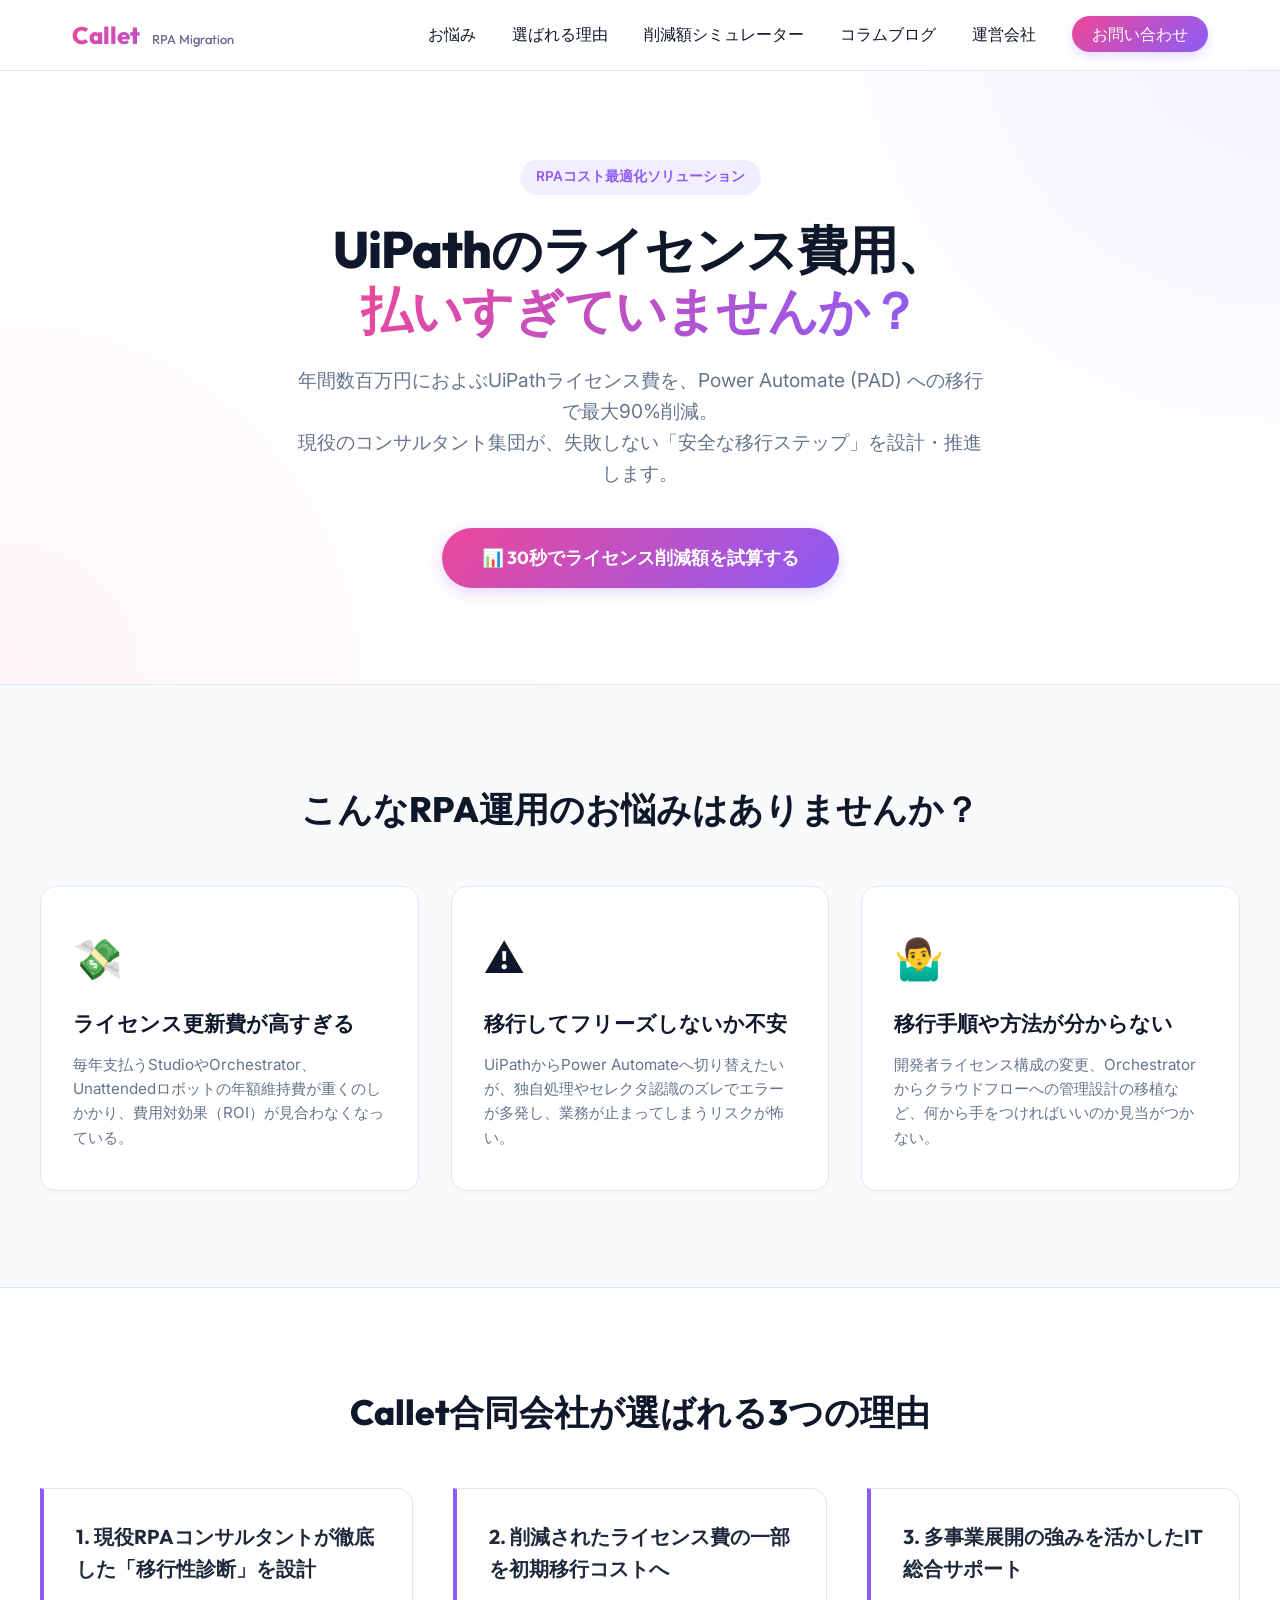
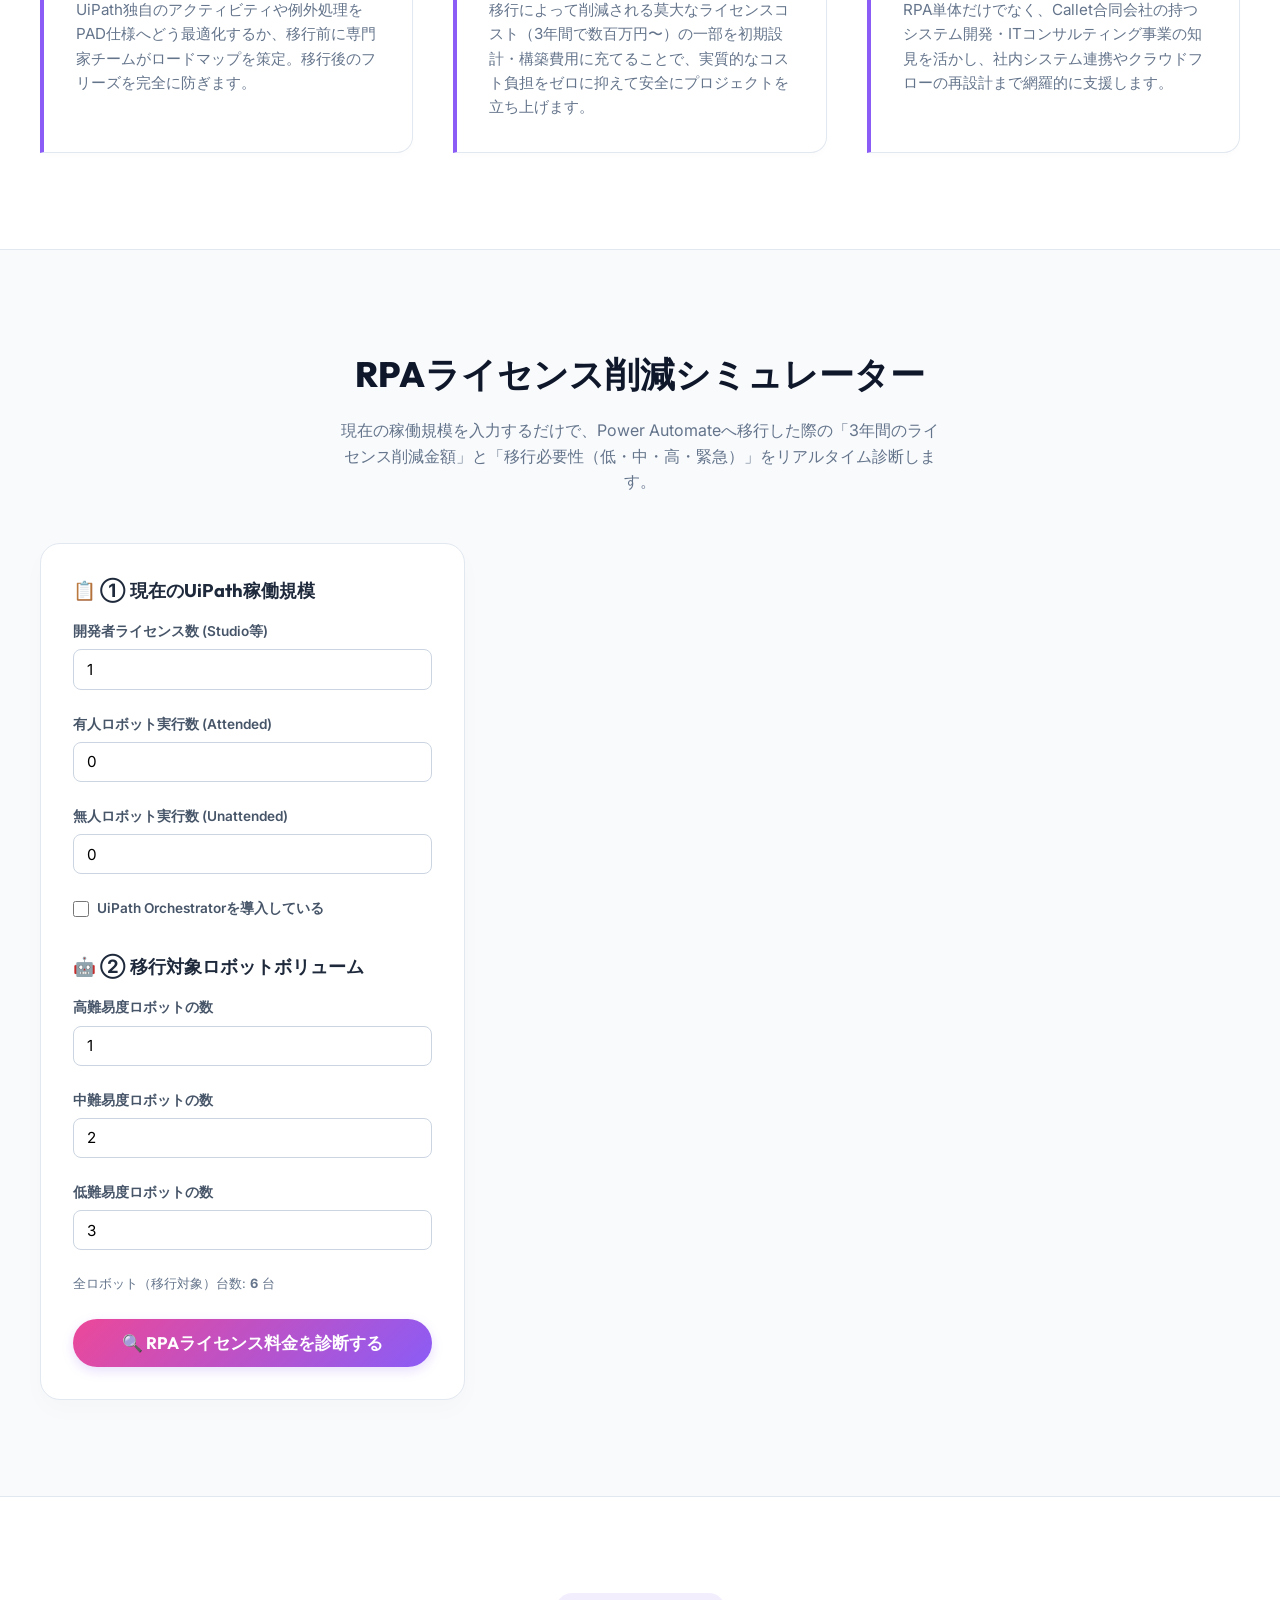
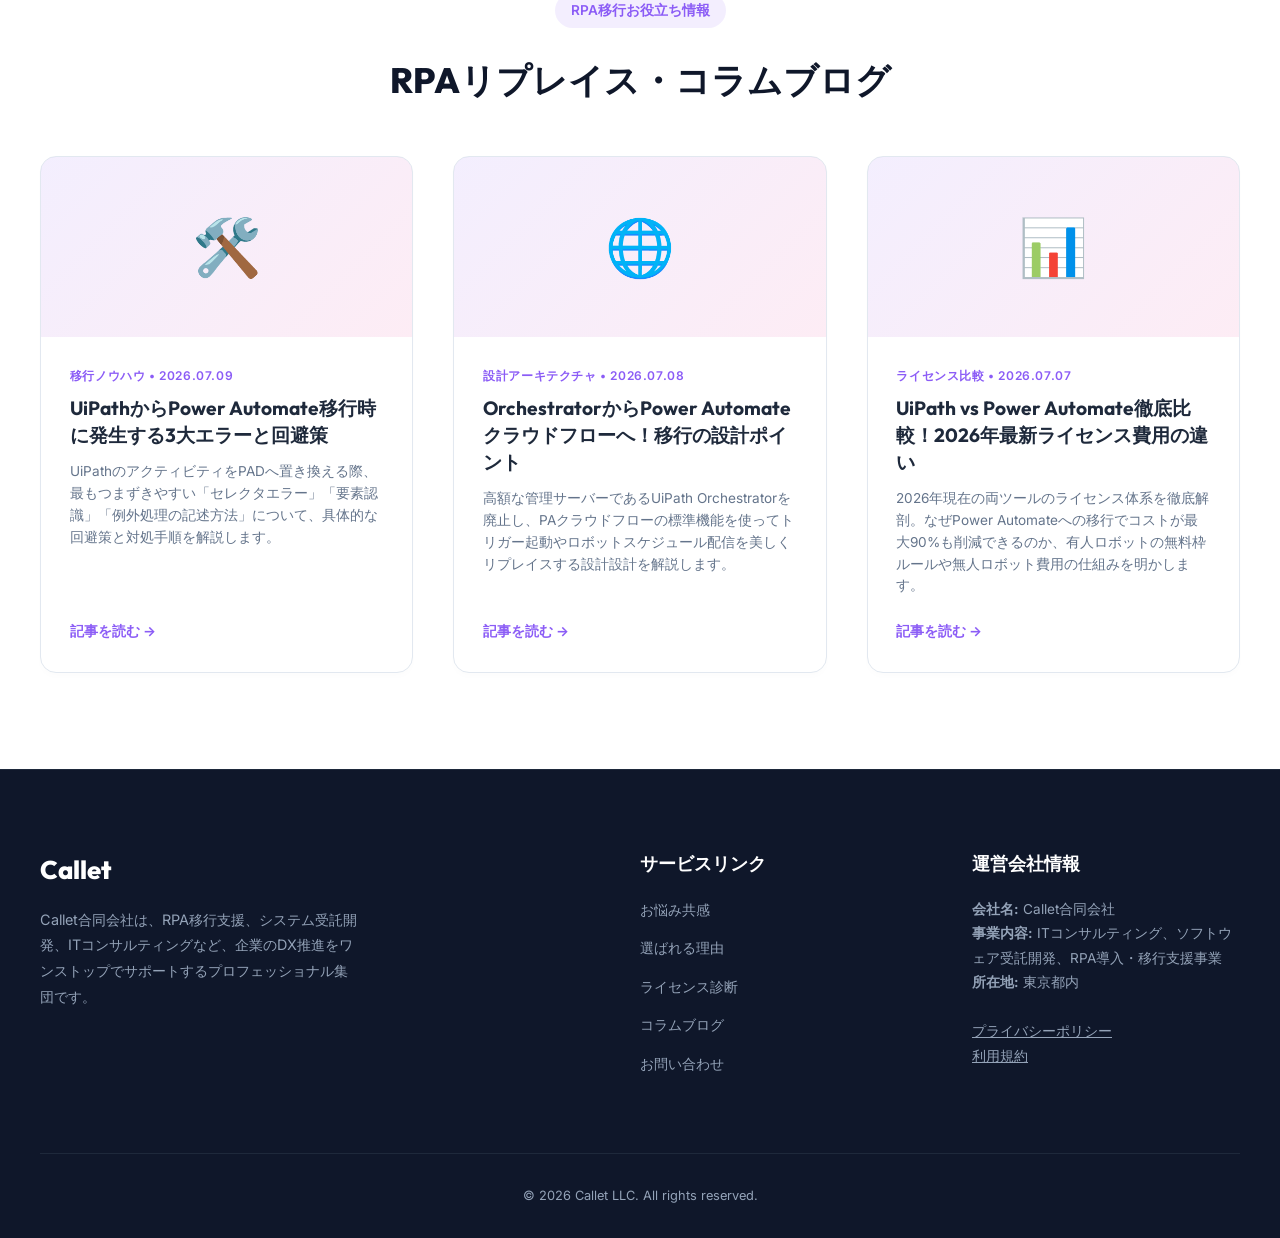
<file: index.html>
<!DOCTYPE html>
<html lang="ja">
<head>
    <meta charset="UTF-8">
    <meta name="viewport" content="width=device-width, initial-scale=1.0">
    <title>RPAライセンス費用比較・PAD移行シミュレーター | 無料診断 | Callet合同会社</title>
    <meta name="description" content="UiPathからPower Automate (PAD) へのリプレイスで、ロボット運用ライセンス費用を最大90%削減。現役RPAコンサルタントが移行性診断から設計、安定テストまで安全な移行をフルサポートします。">
    <link rel="stylesheet" href="styles.css">
</head>
<body>

    <!-- Header Navigation -->
    <header>
        <div class="nav-container">
            <a href="#" class="logo">Callet <span>RPA Migration</span></a>
            <nav class="nav-links">
                <a href="#pain">お悩み</a>
                <a href="#features">選ばれる理由</a>
                <a href="#simulator">削減額シミュレーター</a>
                <a href="#blog">コラムブログ</a>
                <a href="#corporate">運営会社</a>
                <a href="contact.html" class="cta-nav">お問い合わせ</a>
            </nav>
        </div>
    </header>

    <!-- Hero Section -->
    <section class="hero-section">
        <div class="hero-container">
            <span class="badge">RPAコスト最適化ソリューション</span>
            <h1>UiPathのライセンス費用、<br><span>払いすぎていませんか？</span></h1>
            <p class="subtitle">
                年間数百万円におよぶUiPathライセンス費を、Power Automate (PAD) への移行で最大90%削減。<br>
                現役のコンサルタント集団が、失敗しない「安全な移行ステップ」を設計・推進します。
            </p>
            <a href="#simulator" class="btn-primary">📊 30秒でライセンス削減額を試算する</a>
        </div>
    </section>

    <!-- Pain Points Section -->
    <section id="pain" class="pain-section">
        <div class="section-container">
            <h2 class="section-title">こんなRPA運用のお悩みはありませんか？</h2>
            <div class="pain-grid">
                <div class="pain-card">
                    <div class="pain-icon">💸</div>
                    <h3>ライセンス更新費が高すぎる</h3>
                    <p>毎年支払うStudioやOrchestrator、Unattendedロボットの年額維持費が重くのしかかり、費用対効果（ROI）が見合わなくなっている。</p>
                </div>
                <div class="pain-card">
                    <div class="pain-icon">⚠️</div>
                    <h3>移行してフリーズしないか不安</h3>
                    <p>UiPathからPower Automateへ切り替えたいが、独自処理やセレクタ認識のズレでエラーが多発し、業務が止まってしまうリスクが怖い。</p>
                </div>
                <div class="pain-card">
                    <div class="pain-icon">🤷‍♂️</div>
                    <h3>移行手順や方法が分からない</h3>
                    <p>開発者ライセンス構成の変更、Orchestratorからクラウドフローへの管理設計の移植など、何から手をつければいいのか見当がつかない。</p>
                </div>
            </div>
        </div>
    </section>

    <!-- Features Section -->
    <section id="features" class="choose-section">
        <div class="section-container">
            <h2 class="section-title">Callet合同会社が選ばれる3つの理由</h2>
            <div class="feature-grid">
                <div class="feature-card">
                    <h3>1. 現役RPAコンサルタントが徹底した「移行性診断」を設計</h3>
                    <p>UiPath独自のアクティビティや例外処理をPAD仕様へどう最適化するか、移行前に専門家チームがロードマップを策定。移行後のフリーズを完全に防ぎます。</p>
                </div>
                <div class="feature-card">
                    <h3>2. 削減されたライセンス費の一部を初期移行コストへ</h3>
                    <p>移行によって削減される莫大なライセンスコスト（3年間で数百万円〜）の一部を初期設計・構築費用に充てることで、実質的なコスト負担をゼロに抑えて安全にプロジェクトを立ち上げます。</p>
                </div>
                <div class="feature-card">
                    <h3>3. 多事業展開の強みを活かしたIT総合サポート</h3>
                    <p>RPA単体だけでなく、Callet合同会社の持つシステム開発・ITコンサルティング事業の知見を活かし、社内システム連携やクラウドフローの再設計まで網羅的に支援します。</p>
                </div>
            </div>
        </div>
    </section>

    <!-- Simulator Section (Direct Native calculator) -->
    <section id="simulator" class="simulator-section">
        <div class="simulator-container">
            <h2 class="section-title" style="margin-bottom: 1rem;">RPAライセンス削減シミュレーター</h2>
            <p style="text-align: center; color: var(--text-muted); max-width: 600px; margin: 0 auto 2rem auto;">
                現在の稼働規模を入力するだけで、Power Automateへ移行した際の「3年間のライセンス削減金額」と「移行必要性（低・中・高・緊急）」をリアルタイム診断します。
            </p>
            
            <div class="calc-grid">
                <!-- Sidebar Input form -->
                <div class="calc-sidebar">
                    <h3>📋 ① 現在のUiPath稼働規模</h3>
                    <div class="form-group">
                        <label for="devs">開発者ライセンス数 (Studio等)</label>
                        <input type="number" id="devs" min="0" max="100" value="1">
                    </div>
                    <div class="form-group">
                        <label for="attended">有人ロボット実行数 (Attended)</label>
                        <input type="number" id="attended" min="0" max="500" value="0">
                    </div>
                    <div class="form-group">
                        <label for="unattended">無人ロボット実行数 (Unattended)</label>
                        <input type="number" id="unattended" min="0" max="100" value="0">
                    </div>
                    <div class="checkbox-group">
                        <input type="checkbox" id="has_orchestrator">
                        <label for="has_orchestrator">UiPath Orchestratorを導入している</label>
                    </div>

                    <h3 style="margin-top: 2rem;">🤖 ② 移行対象ロボットボリューム</h3>
                    <div class="form-group">
                        <label for="high_complexity">高難易度ロボットの数</label>
                        <input type="number" id="high_complexity" min="0" max="100" value="1">
                    </div>
                    <div class="form-group">
                        <label for="mid_complexity">中難易度ロボットの数</label>
                        <input type="number" id="mid_complexity" min="0" max="100" value="2">
                    </div>
                    <div class="form-group">
                        <label for="low_complexity">低難易度ロボットの数</label>
                        <input type="number" id="low_complexity" min="0" max="100" value="3">
                    </div>
                    
                    <p style="font-size: 0.8rem; color: var(--text-muted); margin-bottom: 1.5rem;" id="total_robots_caption">
                        全ロボット（移行対象）台数: <strong>6</strong> 台
                    </p>

                    <button class="btn-diagnose" id="btn_diagnose">🔍 RPAライセンス料金を診断する</button>
                </div>

                <!-- Display container -->
                <div>
                    <!-- State A: Waiting for diagnosis -->
                    <div class="loading-box" id="loading_box">
                        <div class="spinner"></div>
                        <div class="loading-text">🔮 RPA診断君が最適なライセンス構成を分析中...</div>
                    </div>

                    <!-- State B: Result display -->
                    <div class="results-box" id="results_box">
                        <p class="reset-caption">ℹ️ 数値を変更して「診断する」ボタンを押すと、結果が更新されます。</p>
                        
                        <div class="value-cards-grid">
                            <div class="val-card">
                                <div class="val-card-title">UiPath 3年ライセンス費用合計</div>
                                <div class="val-card-num" id="val_uipath_3y">0 万円</div>
                            </div>
                            <div class="val-card">
                                <div class="val-card-title">Power Automate 3年ライセンス費用合計</div>
                                <div class="val-card-num" id="val_pa_3y">0 万円</div>
                            </div>
                        </div>

                        <!-- Savings banner -->
                        <div class="savings-banner" id="savings_banner">
                            <span class="savings-label">💡 PAD移行によるライセンス削減効果</span>
                            <div class="savings-amount" id="val_savings">3年間で 0円 節約できます。</div>
                            <span class="savings-sub" id="val_savings_sub">（年間ライセンス費用において 0.0万円 のランニング削減効果）</span>
                        </div>

                        <!-- Graph and Details -->
                        <div class="data-display-grid">
                            <div class="chart-container">
                                <div class="chart-title">📊 3年間のライセンス費用比較（内訳別）</div>
                                <div class="chart-stage">
                                    <div class="chart-bar-wrapper">
                                        <div class="chart-bar" id="bar_uipath">
                                            <div class="chart-segment seg-orch" id="seg_ui_orch"></div>
                                            <div class="chart-segment seg-unattended" id="seg_ui_unattended"></div>
                                            <div class="chart-segment seg-attended" id="seg_ui_attended"></div>
                                            <div class="chart-segment seg-dev" id="seg_ui_dev"></div>
                                        </div>
                                        <div class="chart-label">UiPath</div>
                                    </div>
                                    <div class="chart-bar-wrapper">
                                        <div class="chart-bar" id="bar_pa">
                                            <div class="chart-segment seg-unattended" id="seg_pa_unattended"></div>
                                            <div class="chart-segment seg-attended" id="seg_pa_attended"></div>
                                            <div class="chart-segment seg-dev" id="seg_pa_dev"></div>
                                        </div>
                                        <div class="chart-label">Power Automate</div>
                                    </div>
                                </div>
                                <div class="chart-legend">
                                    <div class="legend-item"><div class="legend-color seg-dev"></div>開発ライセンス</div>
                                    <div class="legend-item"><div class="legend-color seg-attended"></div>有人ロボット</div>
                                    <div class="legend-item"><div class="legend-color seg-unattended"></div>無人ロボット</div>
                                    <div class="legend-item"><div class="legend-color seg-orch"></div>Orchestrator</div>
                                </div>
                            </div>

                            <div class="table-container">
                                <div class="table-title">📋 コスト明細 (万円)</div>
                                <table class="detail-table">
                                    <thead>
                                        <tr>
                                            <th>内訳項目</th>
                                            <th>UiPath</th>
                                            <th>PA</th>
                                        </tr>
                                    </thead>
                                    <tbody>
                                        <tr>
                                            <td>開発 (年単価)</td>
                                            <td id="td_ui_dev">-</td>
                                            <td id="td_pa_dev">-</td>
                                        </tr>
                                        <tr>
                                            <td>有人 (年単価)</td>
                                            <td id="td_ui_attended">-</td>
                                            <td id="td_pa_attended">-</td>
                                        </tr>
                                        <tr>
                                            <td>無人 (年単価)</td>
                                            <td id="td_ui_unattended">-</td>
                                            <td id="td_pa_unattended">-</td>
                                        </tr>
                                        <tr>
                                            <td>Orchestrator</td>
                                            <td id="td_ui_orch">-</td>
                                            <td>-</td>
                                        </tr>
                                        <tr>
                                            <td>3年合計</td>
                                            <td id="td_ui_total" style="font-weight:700;">-</td>
                                            <td id="td_pa_total" style="font-weight:700;">-</td>
                                        </tr>
                                    </tbody>
                                </table>
                            </div>
                        </div>

                        <!-- Recommendations -->
                        <div class="rec-box">
                            <div class="rec-title">🤖 RPA診断君の選定・推奨診断</div>
                            <div class="rec-grid">
                                <div class="rec-action-card">
                                    <span class="rec-action-tag">推奨アクション</span>
                                    <h4 class="rec-action-val">Power Automate (PAD) へのライセンス移行</h4>
                                    <div class="rec-action-points">
                                        <div>✅ 年間費用削減</div>
                                        <div>✅ OS親和性向上</div>
                                        <div>✅ O365即時連携</div>
                                    </div>
                                </div>
                                <div class="rec-details">
                                    <h4>移行の必要性：<span class="urgency-badge-span" id="val_urgency_badge">-</span></h4>
                                    <p class="rec-desc-text" id="val_urgency_desc">-</p>
                                </div>
                            </div>
                        </div>

                        <!-- Contact Info Redirect (New) -->
                        <div style="background: linear-gradient(135deg, rgba(139, 92, 246, 0.05) 0%, rgba(236, 72, 153, 0.05) 100%); border: 1px solid var(--border-color); border-radius: 12px; padding: 1.8rem; text-align: center; margin-bottom: 2.5rem;">
                            <span style="font-size: 1rem; font-weight: 700; color: #1E293B;">💬 具体的な移行スケジュールや御見積をご希望ですか？</span>
                            <p style="font-size: 0.85rem; color: var(--text-muted); margin: 0.4rem 0 1.2rem 0;">現役RPAコンサルタントが貴社シナリオのコードを解析し、安全な移行費用を無料で算出します。</p>
                            <a href="contact.html" class="btn-primary" style="font-size: 0.95rem; padding: 0.7rem 2.2rem;">✉️ 無料で見積・個別相談を依頼する</a>
                        </div>

                        <!-- Download Area -->
                        <div class="cta-download-box" id="cta_download_area">
                            <div class="download-title">🎁 PowerAutomate移行ガイドをダウンロード</div>
                            <div class="download-sub">簡単に移行できるの？リスクは？等気になる疑問を、現役RPAコンサルタントが資料化しました。</div>
                            
                            <!-- Download Input Form -->
                            <div class="native-form" id="dl_form_box">
                                <div class="form-row">
                                    <div class="form-group">
                                        <label for="company_name">貴社名 *</label>
                                        <input type="text" id="company_name" placeholder="例：株式会社デモソリューションズ" style="width:100%; padding:0.6rem 0.8rem; border:1px solid #CBD5E1; border-radius:8px; outline:none;">
                                    </div>
                                    <div class="form-group">
                                        <label for="contact_name">ご担当者名 *</label>
                                        <input type="text" id="contact_name" placeholder="例：鈴木 太郎" style="width:100%; padding:0.6rem 0.8rem; border:1px solid #CBD5E1; border-radius:8px; outline:none;">
                                    </div>
                                </div>
                                <div class="form-group" style="margin-top:1rem;">
                                    <label for="email">メールアドレス *</label>
                                    <input type="email" id="email" placeholder="例: contact@example.com" style="width:100%; padding:0.6rem 0.8rem; border:1px solid #CBD5E1; border-radius:8px; outline:none;">
                                </div>
                                <button class="btn-submit-download" id="btn_submit_download">📥 無料で移行ガイドをダウンロードする</button>
                            </div>

                            <!-- Success Area -->
                            <div class="download-success-box" id="dl_success_box">
                                <div class="download-success-title">✅ ご登録ありがとうございました！</div>
                                <div class="download-success-sub">以下ボタンをクリックして、PowerAutomate移行ガイドを保存してください。</div>
                                <button class="btn-file-dl" id="btn_trigger_file_dl">📥 PowerAutomate移行ガイドをダウンロード</button>
                                <br>
                                <button class="btn-form-reset" id="btn_form_reset">↩️ フォームに戻る</button>
                            </div>
                        </div>

                    </div>
                </div>
            </div>
        </div>
    </section>

    <!-- Blog Archive Section -->
    <section id="blog" class="blog-section">
        <div class="section-container">
            <span class="badge" style="display:block; width:fit-content; margin:0 auto 1.5rem auto;">RPA移行お役立ち情報</span>
            <h2 class="section-title">RPAリプレイス・コラムブログ</h2>
            
            <div class="blog-grid">
                <!-- Blog Card 1 -->
                <div class="blog-card">
                    <div class="blog-card-image-placeholder">🛠️</div>
                    <div class="blog-card-content">
                        <div class="blog-card-meta">移行ノウハウ • 2026.07.09</div>
                        <h3 class="blog-card-title">UiPathからPower Automate移行時に発生する3大エラーと回避策</h3>
                        <p class="blog-card-excerpt">UiPathのアクティビティをPADへ置き換える際、最もつまずきやすい「セレクタエラー」「要素認識」「例外処理の記述方法」について、具体的な回避策と対処手順を解説します。</p>
                        <a href="blog-details.html?id=1" class="blog-card-link">記事を読む &rarr;</a>
                    </div>
                </div>

                <!-- Blog Card 2 -->
                <div class="blog-card">
                    <div class="blog-card-image-placeholder">🌐</div>
                    <div class="blog-card-content">
                        <div class="blog-card-meta">設計アーキテクチャ • 2026.07.08</div>
                        <h3 class="blog-card-title">OrchestratorからPower Automateクラウドフローへ！移行の設計ポイント</h3>
                        <p class="blog-card-excerpt">高額な管理サーバーであるUiPath Orchestratorを廃止し、PAクラウドフローの標準機能を使ってトリガー起動やロボットスケジュール配信を美しくリプレイスする設計設計を解説します。</p>
                        <a href="blog-details.html?id=2" class="blog-card-link">記事を読む &rarr;</a>
                    </div>
                </div>

                <!-- Blog Card 3 -->
                <div class="blog-card">
                    <div class="blog-card-image-placeholder">📊</div>
                    <div class="blog-card-content">
                        <div class="blog-card-meta">ライセンス比較 • 2026.07.07</div>
                        <h3 class="blog-card-title">UiPath vs Power Automate徹底比較！2026年最新ライセンス費用の違い</h3>
                        <p class="blog-card-excerpt">2026年現在の両ツールのライセンス体系を徹底解剖。なぜPower Automateへの移行でコストが最大90%も削減できるのか、有人ロボットの無料枠ルールや無人ロボット費用の仕組みを明かします。</p>
                        <a href="blog-details.html?id=3" class="blog-card-link">記事を読む &rarr;</a>
                    </div>
                </div>
            </div>
        </div>
    </section>

    <!-- Footer -->
    <footer id="corporate">
        <div class="footer-container">
            <div>
                <a href="#" class="footer-logo">Callet</a>
                <p class="footer-desc">
                    Callet合同会社は、RPA移行支援、システム受託開発、ITコンサルティングなど、企業のDX推進をワンストップでサポートするプロフェッショナル集団です。
                </p>
            </div>
            <div>
                <h4 class="footer-title">サービスリンク</h4>
                <ul class="footer-links">
                    <li><a href="#pain">お悩み共感</a></li>
                    <li><a href="#features">選ばれる理由</a></li>
                    <li><a href="#simulator">ライセンス診断</a></li>
                    <li><a href="#blog">コラムブログ</a></li>
                    <li><a href="contact.html">お問い合わせ</a></li>
                </ul>
            </div>
            <div>
                <h4 class="footer-title">運営会社情報</h4>
                <div class="corporate-info">
                    <p><strong>会社名:</strong> Callet合同会社</p>
                    <p><strong>事業内容:</strong> ITコンサルティング、ソフトウェア受託開発、RPA導入・移行支援事業</p>
                    <p><strong>所在地:</strong> 東京都内</p>
                    <br>
                    <p><a href="#" style="color: #94A3B8; text-decoration: underline;">プライバシーポリシー</a></p>
                    <p><a href="#" style="color: #94A3B8; text-decoration: underline;">利用規約</a></p>
                </div>
            </div>
        </div>
        <div class="copyright">
            © 2026 Callet LLC. All rights reserved.
        </div>
    </footer>

    <!-- Native JavaScript Calculator and Download logic -->
    <script>
        // DOM Elements
        const devsInput = document.getElementById('devs');
        const attendedInput = document.getElementById('attended');
        const unattendedInput = document.getElementById('unattended');
        const orchestratorInput = document.getElementById('has_orchestrator');
        
        const highInput = document.getElementById('high_complexity');
        const midInput = document.getElementById('mid_complexity');
        const lowInput = document.getElementById('low_complexity');
        const totalRobotsCaption = document.getElementById('total_robots_caption');
        
        const btnDiagnose = document.getElementById('btn_diagnose');
        const loadingBox = document.getElementById('loading_box');
        const resultsBox = document.getElementById('results_box');
        
        // Output Results Elements
        const valUipath3y = document.getElementById('val_uipath_3y');
        const valPa3y = document.getElementById('val_pa_3y');
        const savingsBanner = document.getElementById('savings_banner');
        const valSavings = document.getElementById('val_savings');
        const valSavingsSub = document.getElementById('val_savings_sub');
        
        // Detailed Table Cells
        const tdUiDev = document.getElementById('td_ui_dev');
        const tdPaDev = document.getElementById('td_pa_dev');
        const tdUiAtt = document.getElementById('td_ui_attended');
        const tdPaAtt = document.getElementById('td_pa_attended');
        const tdUiUnatt = document.getElementById('td_ui_unattended');
        const tdPaUnatt = document.getElementById('td_pa_unattended');
        const tdUiOrch = document.getElementById('td_ui_orch');
        const tdUiTotal = document.getElementById('td_ui_total');
        const tdPaTotal = document.getElementById('td_pa_total');
        
        // CSS Stacked Bar Chart Elements
        const barUipath = document.getElementById('bar_uipath');
        const barPa = document.getElementById('bar_pa');
        const segUiOrch = document.getElementById('seg_ui_orch');
        const segUiUnatt = document.getElementById('seg_ui_unattended');
        const segUiAtt = document.getElementById('seg_ui_attended');
        const segUiDev = document.getElementById('seg_ui_dev');
        const segPaUnatt = document.getElementById('seg_pa_unattended');
        const segPaAtt = document.getElementById('seg_pa_attended');
        const segPaDev = document.getElementById('seg_pa_dev');
        
        // Recommendation elements
        const urgencyBadge = document.getElementById('val_urgency_badge');
        const urgencyDesc = document.getElementById('val_urgency_desc');
        
        // Download elements
        const companyInput = document.getElementById('company_name');
        const contactInput = document.getElementById('contact_name');
        const emailInput = document.getElementById('email');
        const btnSubmitDownload = document.getElementById('btn_submit_download');
        const dlFormBox = document.getElementById('dl_form_box');
        const dlSuccessBox = document.getElementById('dl_success_box');
        const btnTriggerFileDl = document.getElementById('btn_trigger_file_dl');
        const btnFormReset = document.getElementById('btn_form_reset');

        // State variables for dynamic results
        let calculatedData = {};

        // Recalculate total robot counts dynamic caption
        function updateRobotCaption() {
            const high = parseInt(highInput.value) || 0;
            const mid = parseInt(midInput.value) || 0;
            const low = parseInt(lowInput.value) || 0;
            const total = high + mid + low;
            totalRobotsCaption.innerHTML = `全ロボット（移行対象）台数: <strong>${total}</strong> 台`;
        }

        [highInput, midInput, lowInput].forEach(inp => {
            inp.addEventListener('input', updateRobotCaption);
        });

        // Hide results if input values are changed (matches streamlit behavior)
        function resetResultState() {
            resultsBox.style.display = 'none';
            loadingBox.style.display = 'none';
        }

        [devsInput, attendedInput, unattendedInput, orchestratorInput, highInput, midInput, lowInput].forEach(inp => {
            inp.addEventListener('input', resetResultState);
        });

        // Main Diagnose Trigger
        btnDiagnose.addEventListener('click', () => {
            // Hide result, show spinner
            resultsBox.style.display = 'none';
            loadingBox.style.display = 'flex';
            
            // Smooth Scroll to loader
            loadingBox.scrollIntoView({ behavior: 'smooth', block: 'nearest' });

            setTimeout(() => {
                // Run calculations after 1.2s delay
                runDiagnosis();
                loadingBox.style.display = 'none';
                resultsBox.style.display = 'block';
                
                // Animate bars on load
                applyChartHeight();
                resultsBox.scrollIntoView({ behavior: 'smooth', block: 'nearest' });
            }, 1200);
        });

        function runDiagnosis() {
            // Read current parameters
            const devs = parseInt(devsInput.value) || 0;
            const attended = parseInt(attendedInput.value) || 0;
            const unattended = parseInt(unattendedInput.value) || 0;
            const hasOrch = orchestratorInput.checked;
            
            const high = parseInt(highInput.value) || 0;
            const mid = parseInt(midInput.value) || 0;
            const low = parseInt(lowInput.value) || 0;
            const totalRobots = high + mid + low;

            // Unit costs (万 Yen)
            const UI_DEV = 40.0;
            const UI_ATTENDED = 15.0;
            const UI_UNATTENDED = 100.0;
            const UI_ORCH = hasOrch ? 250.0 : 0.0;

            const PA_DEV = 2.4;
            const PA_ATTENDED = 2.4;
            const PA_UNATTENDED = 18.0;

            // UiPath Annual Calculations
            const uiAnnualDev = devs * UI_DEV;
            const uiAnnualAtt = attended * UI_ATTENDED;
            const uiAnnualUnatt = unattended * UI_UNATTENDED;
            const uiAnnualOrch = UI_ORCH;
            const uiAnnualTotal = uiAnnualDev + uiAnnualAtt + uiAnnualUnatt + uiAnnualOrch;
            const ui3yTotal = uiAnnualTotal * 3;

            // Power Automate Annual Calculations
            const paAnnualDev = devs * PA_DEV;
            const extraAttended = Math.max(0, attended - devs);
            const paAnnualAtt = extraAttended * PA_ATTENDED;
            const paAnnualUnatt = unattended * PA_UNATTENDED;
            const paAnnualTotal = paAnnualDev + paAnnualAtt + paAnnualUnatt;
            const pa3yTotal = paAnnualTotal * 3;

            const diff3y = Math.abs(ui3yTotal - pa3yTotal);
            const diff3yYen = diff3y * 10000;
            const diffAnnual = Math.abs(uiAnnualTotal - paAnnualTotal);

            // Save results to state
            calculatedData = {
                ui3yTotal,
                pa3yTotal,
                diff3yYen,
                diffAnnual,
                totalRobots,
                high, mid, low,
                hasOrch
            };

            // Render Cost totals
            valUipath3y.innerText = `${ui3yTotal.toLocaleString(undefined, {minimumFractionDigits: 1, maximumFractionDigits: 1})} 万円`;
            valPa3y.innerText = `${pa3yTotal.toLocaleString(undefined, {minimumFractionDigits: 1, maximumFractionDigits: 1})} 万円`;

            // Savings summary banner red highlight if > 500k yen
            valSavings.innerText = `3年間で ${diff3yYen.toLocaleString()}円 節約できます。`;
            valSavingsSub.innerText = `（年間ライセンス費用において ${diffAnnual.toLocaleString(undefined, {minimumFractionDigits: 1, maximumFractionDigits: 1})}万円 のランニング削減効果）`;
            if (diff3yYen > 500000) {
                savingsBanner.classList.add('emphasized');
            } else {
                savingsBanner.classList.remove('emphasized');
            }

            // Render Table Details
            tdUiDev.innerText = `${uiAnnualDev.toFixed(1)} /年`;
            tdPaDev.innerText = `${paAnnualDev.toFixed(1)} /年`;
            tdUiAtt.innerText = `${uiAnnualAtt.toFixed(1)} /年`;
            tdPaAtt.innerText = `${paAnnualAtt.toFixed(1)} /年`;
            tdUiUnatt.innerText = `${uiAnnualUnatt.toFixed(1)} /年`;
            tdPaUnatt.innerText = `${paAnnualUnatt.toFixed(1)} /年`;
            tdUiOrch.innerText = `${uiAnnualOrch.toFixed(1)} /年`;
            tdUiTotal.innerText = `${ui3yTotal.toFixed(1)} 万円`;
            tdPaTotal.innerText = `${pa3yTotal.toFixed(1)} 万円`;

            // Urgency & Recommendations logic
            let urgencyLevel = "中";
            let badgeText = "🔵 中";
            let badgeClass = "urg_mid";
            let descText = "";

            if (devs <= 1 && attended <= 2 && unattended === 0 && totalRobots <= 3) {
                urgencyLevel = "低";
                badgeText = "🟢 低";
                badgeClass = "urg_low";
                descText = `現在稼働中のUiPathのライセンス規模および移行対象のロボット台数が少ないため、コストや管理負荷における移行の必要性は「**低**」です。現状の運用を継続してもコスト的負担は小さいですが、将来的な拡張を見据えて今のうちにPADへの移行ロードマップを検証しておくことは有益です。<br><br>今回の対象には、中難易度ロボットが <strong>${mid}台</strong>、低難易度ロボットが <strong>${low}台</strong> 含まれています。これらは比較的シンプルな設計ですが、UiPathとPADの要素認識の違いにより一部エラーが発生する可能性があるため、移行時は簡単な動作チェックを行うのがお勧めです。`;
            } else if (diff3y >= 200.0 || hasOrch) {
                urgencyLevel = "緊急";
                badgeText = "🔴 緊急";
                badgeClass = "urg_emergency";
                const orchText = hasOrch ? "また、現在高額なOrchestratorを使用されているため、スケジュール配信やトリガーの仕組みをPower Automateクラウドフローへ移植するための『管理構造の再設計』が必須となります。" : "";
                descText = `ライセンス削減可能額が極めて大きい（3年間で <strong>${diff3y.toFixed(1)}万円</strong> のコスト削減余地あり）ため、移行の必要性は「**緊急**」です。毎月の余剰ライセンス維持費のロスが大きいため、早期の移行計画策定を強く推奨します。${orchText}<br><br>なお、移行対象に含まれる高難易度ロボット（<strong>${high}台</strong>）や中難易度ロボット（<strong>${mid}台</strong>）には、複雑な例外処理ロジックやUiPathの独自アクティビティが多く組み込まれているため、単純コピーでの移行はエラー多発の主因になります。移行後にロボットがフリーズするなどの不具合を防ぐため、事前に専門アーキテクトによる『移行性診断（コードリファクタリング計画）』を強く推奨します。<br><br>削減される莫大なライセンスコストの一部を移行初期コストに充てることで、実質的な持ち出し（リスク）を最小限に抑えた安全な移行プロジェクトを立ち上げることが可能です。`;
            } else if (diff3y >= 50.0 || high >= 1 || unattended >= 1) {
                urgencyLevel = "高";
                badgeText = "🟠 高";
                badgeClass = "urg_high";
                const unattendedText = unattended >= 1 ? "無人ロボット（Unattended）が稼働しているため、ライセンス費用の削減ポテンシャルが大きく、PAD移行による恩恵が非常に大きくなります。" : "";
                descText = `${unattendedText}移行によるランニングコストの削減幅が大きいため、移行の必要性は「**高**」です。次回のライセンス更新時期に合わせて、計画的な移行プロジェクトを本格検討すべき状態です。<br><br>今回移行対象となる高難易度ロボット（<strong>${high}台</strong>）および中難易度ロボット（<strong>${mid}台</strong>）は、複雑な例外処理ロジックやUiPathの独自アクティビティが組み込まれているため、PADへの単純な置き換えだけでは移行後にロボットがフリーズするなどの不具合が起きやすい傾向にあります。<br><br>そのため、事前に専門アーキテクトによる『移行性診断（コードリファクタリング計画）』を受けることを推奨します。削減される莫大なライセンスコストの一部を移行初期コストに充てることで、実質リスクゼロで安全な移行プロジェクトを推進することが可能です。`;
            } else {
                urgencyLevel = "中";
                badgeText = "🔵 中";
                badgeClass = "urg_mid";
                descText = `ライセンス削減メリットが一定程度見込めるため、移行の必要性は「**中**」です。直ちに移行しない場合も、次回のライセンス更新タイミングに照準を合わせたスムーズな移行に向けて、既存資産の整理や移行の予備診断を進めておくのが適しています。<br><br>移行対象にロボット（高難易度: <strong>${high}台</strong>、中難易度: <strong>${mid}台</strong>）が含まれる場合、UiPathの独自仕様やエラーリカバリ処理が含まれていることが多く、単純置換ではフリーズなどの不具合が発生しやすいため、専門アーキテクトによる『移行性診断（コードリファクタリング計画）』を推奨します。<br><br>削減されるライセンスコストの一部を移行の初期設計費用に充てることで、リスクを最小限に抑えた安全な移行プロジェクトが実現できます。`;
            }

            urgencyBadge.innerText = badgeText;
            urgencyBadge.className = `urgency-badge-span ${badgeClass}`;
            urgencyDesc.innerHTML = descText;
        }

        // Apply visual chart heights dynamically using style values
        function applyChartHeight() {
            const uiVal = calculatedData.ui3yTotal || 1;
            const paVal = calculatedData.pa3yTotal || 1;
            const maxVal = Math.max(uiVal, paVal);

            // Prepare segment costs (in 3-Year totals)
            const devs = parseInt(devsInput.value) || 0;
            const attended = parseInt(attendedInput.value) || 0;
            const unattended = parseInt(unattendedInput.value) || 0;
            const hasOrch = orchestratorInput.checked;

            const uiDev = devs * 40.0 * 3;
            const uiAtt = attended * 15.0 * 3;
            const uiUnatt = unattended * 100.0 * 3;
            const uiOrch = (hasOrch ? 250.0 : 0.0) * 3;

            const paDev = devs * 2.4 * 3;
            const paAtt = Math.max(0, attended - devs) * 2.4 * 3;
            const paUnatt = unattended * 18.0 * 3;

            // Apply total heights (relative percentage)
            const uiHeightPct = (uiVal / maxVal) * 100;
            const paHeightPct = (paVal / maxVal) * 100;
            barUipath.style.height = `${uiHeightPct}%`;
            barPa.style.height = `${paHeightPct}%`;

            // Apply segments flex ratio or percentage
            segUiOrch.style.height = `${(uiOrch / uiVal) * 100}%`;
            segUiOrch.setAttribute('data-tooltip', `Orchestrator: ${uiOrch.toFixed(1)}万円`);
            segUiUnatt.style.height = `${(uiUnatt / uiVal) * 100}%`;
            segUiUnatt.setAttribute('data-tooltip', `無人ロボット: ${uiUnatt.toFixed(1)}万円`);
            segUiAtt.style.height = `${(uiAtt / uiVal) * 100}%`;
            segUiAtt.setAttribute('data-tooltip', `有人ロボット: ${uiAtt.toFixed(1)}万円`);
            segUiDev.style.height = `${(uiDev / uiVal) * 100}%`;
            segUiDev.setAttribute('data-tooltip', `開発ライセンス: ${uiDev.toFixed(1)}万円`);

            segPaUnatt.style.height = `${(paUnatt / paVal) * 100}%`;
            segPaUnatt.setAttribute('data-tooltip', `無人ロボット: ${paUnatt.toFixed(1)}万円`);
            segPaAtt.style.height = `${(paAtt / paVal) * 100}%`;
            segPaAtt.setAttribute('data-tooltip', `有人ロボット: ${paAtt.toFixed(1)}万円`);
            segPaDev.style.height = `${(paDev / paVal) * 100}%`;
            segPaDev.setAttribute('data-tooltip', `開発ライセンス: ${paDev.toFixed(1)}万円`);
        }

        // Form Submit & Download Logic
        btnSubmitDownload.addEventListener('click', () => {
            const company = companyInput.value.trim();
            const contact = contactInput.value.trim();
            const email = emailInput.value.trim();

            if (!company || !contact || !email) {
                alert('「貴社名」「ご担当者名」「メールアドレス」は必須入力項目です。');
                return;
            }

            // Hide form, show success DL trigger
            dlFormBox.style.display = 'none';
            dlSuccessBox.style.display = 'block';
        });

        // Trigger dynamic text file creation and auto-download
        btnTriggerFileDl.addEventListener('click', () => {
            const data = calculatedData;
            
            const fileContent = `# Power Automate 移行成功ガイドブック
RPA移行推進チーム 特別編集

---

## 📊 今回の試算結果サマリー
- 移行対象ロボット数: ${data.totalRobots}台（高難易度: ${data.high}台、中難易度: ${data.mid}台、低難易度: ${data.low}台）
- Orchestrator利用: ${data.hasOrch ? 'あり' : 'なし'}
- 3年間でのライセンス削減効果額: ${data.diff3yYen.toLocaleString()}円

---

## ⚡ 移行時の3大技術障壁と解決策

1. 【Orchestrator of 移行壁】
   - スケジュール・トリガー・認証情報の管理をPower Automateクラウドフローへ移植するための再設計ガイド。
2. 【高難易度ロボットの移行壁】
   - UiPath独自のアクティビティをPADのネイティブアクションに効率的・安全にリファクタリングする移行パターン。
3. 【安定性テストの重要性】
   - セレクタ認識ズレを解消し、本番環境でエラーなく稼働させるためのステップテスト設計。

---
💡 個別の技術的相談・本格的な移行診断も無料で承っております。お気軽に contact@example.com までお問い合わせください。
`;

            const blob = new Blob([fileContent], { type: 'text/plain;charset=utf-8;' });
            const url = URL.createObjectURL(blob);
            
            const link = document.createElement('a');
            link.href = url;
            link.setAttribute('download', 'PowerAutomate_Migration_Guide.txt');
            document.body.appendChild(link);
            link.click();
            document.body.removeChild(link);
        });

        btnFormReset.addEventListener('click', () => {
            // Reset fields
            companyInput.value = '';
            contactInput.value = '';
            emailInput.value = '';
            
            // Toggle view
            dlSuccessBox.style.display = 'none';
            dlFormBox.style.display = 'block';
        });
    </script>

</body>
</html>
</file>
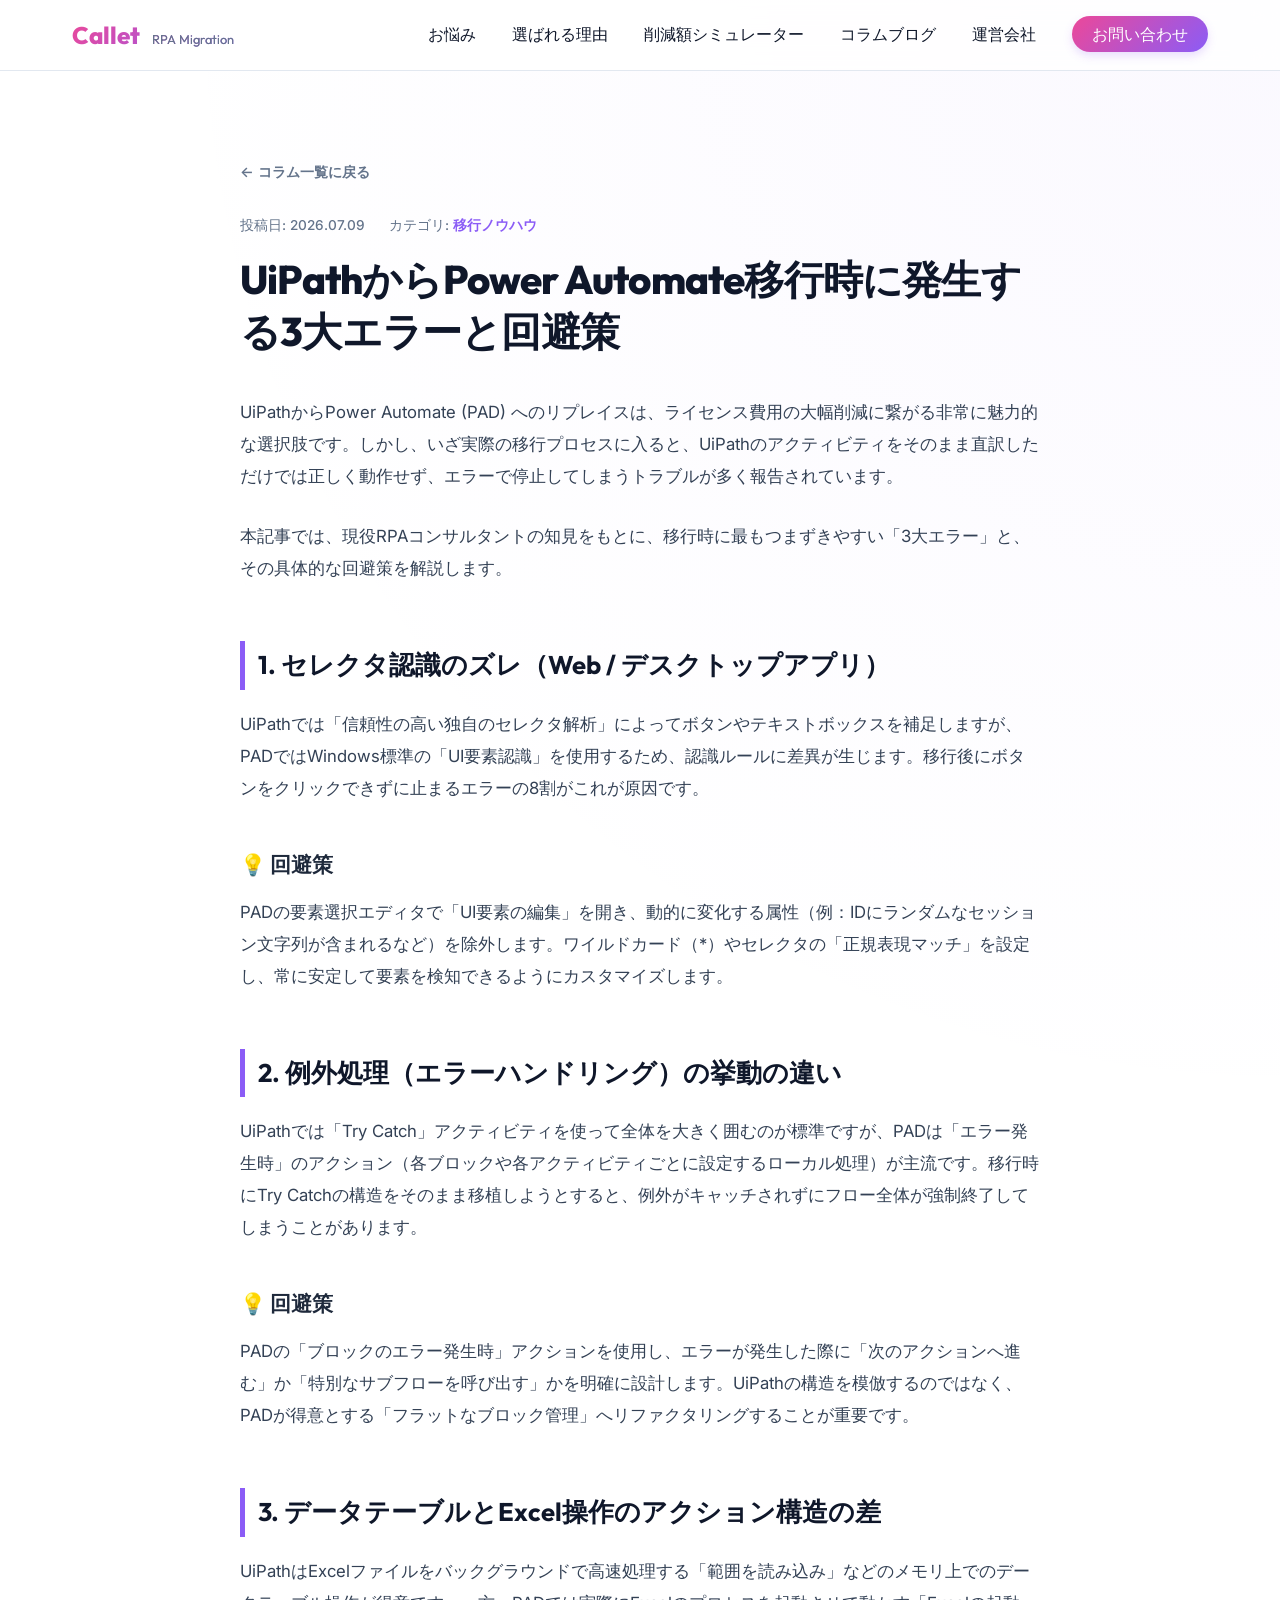
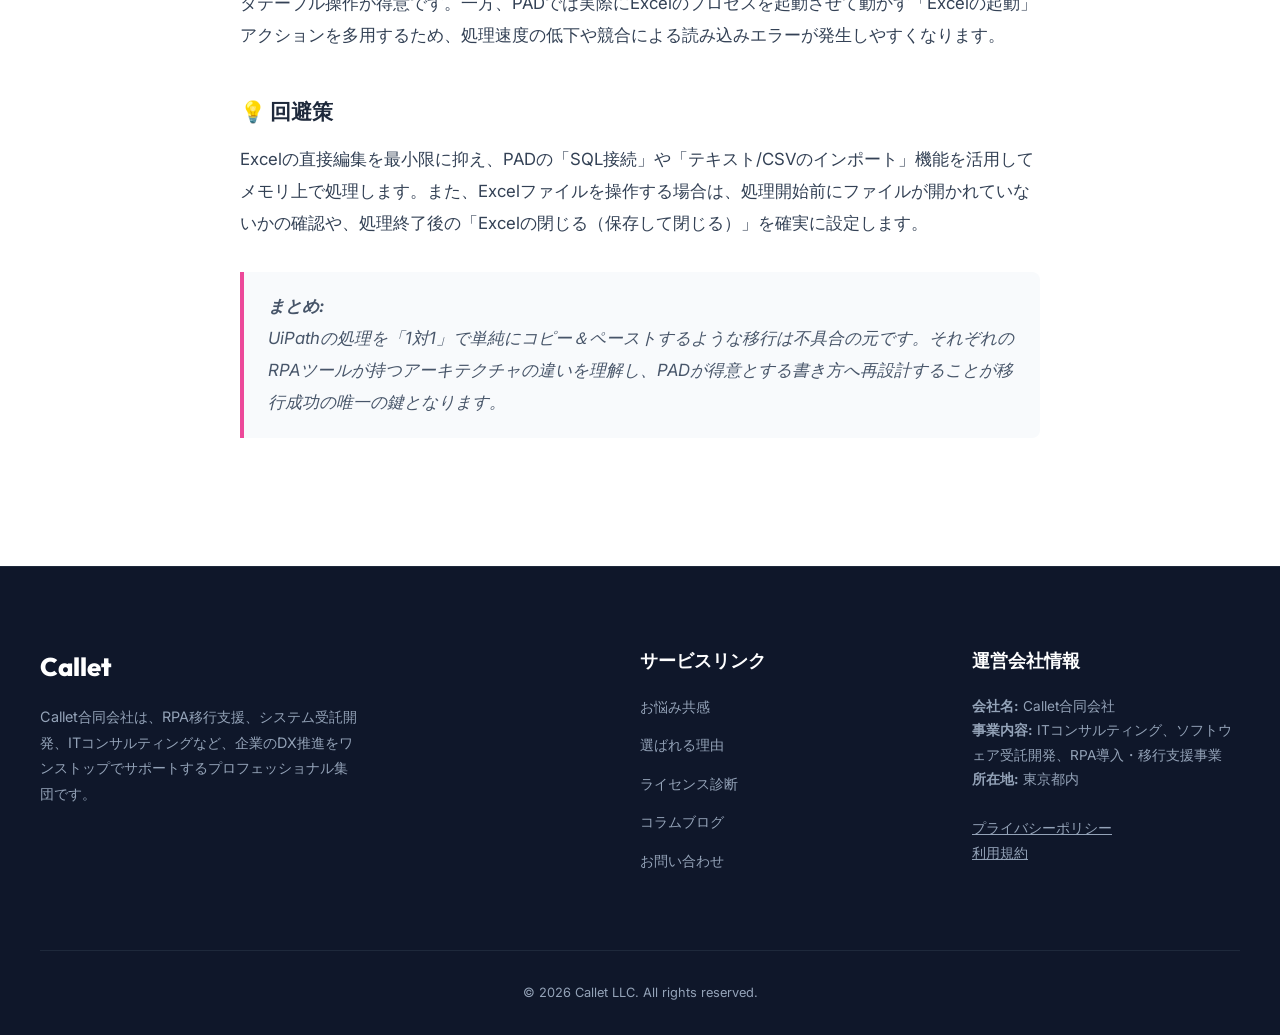
<file: blog-details.html>
<!DOCTYPE html>
<html lang="ja">
<head>
    <meta charset="UTF-8">
    <meta name="viewport" content="width=device-width, initial-scale=1.0">
    <title>コラム詳細 | RPA移行ソリューション | Callet合同会社</title>
    <meta name="description" content="UiPathからPower Automate (PAD) への移行・リプレイスに関するお役立ちコラムコラムです。">
    <link rel="stylesheet" href="styles.css">
</head>
<body>

    <!-- Header Navigation -->
    <header>
        <div class="nav-container">
            <a href="index.html" class="logo">Callet <span>RPA Migration</span></a>
            <nav class="nav-links">
                <a href="index.html#pain">お悩み</a>
                <a href="index.html#features">選ばれる理由</a>
                <a href="index.html#simulator">削減額シミュレーター</a>
                <a href="index.html#blog">コラムブログ</a>
                <a href="index.html#corporate">運営会社</a>
                <a href="contact.html" class="cta-nav">お問い合わせ</a>
            </nav>
        </div>
    </header>

    <!-- Blog Details Section -->
    <section class="blog-details-section">
        <div class="blog-article-container">
            <a href="index.html#blog" class="blog-back-link">&larr; コラム一覧に戻る</a>
            
            <div class="blog-details-meta">
                <span>投稿日: <span id="post_date">2026.07.09</span></span>
                <span>カテゴリ: <strong id="post_category">移行ノウハウ</strong></span>
            </div>
            
            <h1 class="blog-details-title" id="post_title">コラムタイトル</h1>
            
            <div class="blog-rich-content" id="post_content">
                <!-- JavaScript will inject content here -->
            </div>
        </div>
    </section>

    <!-- Footer -->
    <footer>
        <div class="footer-container">
            <div>
                <a href="index.html" class="footer-logo">Callet</a>
                <p class="footer-desc">
                    Callet合同会社は、RPA移行支援、システム受託開発、ITコンサルティングなど、企業のDX推進をワンストップでサポートするプロフェッショナル集団です。
                </p>
            </div>
            <div>
                <h4 class="footer-title">サービスリンク</h4>
                <ul class="footer-links">
                    <li><a href="index.html#pain">お悩み共感</a></li>
                    <li><a href="index.html#features">選ばれる理由</a></li>
                    <li><a href="index.html#simulator">ライセンス診断</a></li>
                    <li><a href="index.html#blog">コラムブログ</a></li>
                    <li><a href="contact.html">お問い合わせ</a></li>
                </ul>
            </div>
            <div>
                <h4 class="footer-title">運営会社情報</h4>
                <div class="corporate-info">
                    <p><strong>会社名:</strong> Callet合同会社</p>
                    <p><strong>事業内容:</strong> ITコンサルティング、ソフトウェア受託開発、RPA導入・移行支援事業</p>
                    <p><strong>所在地:</strong> 東京都内</p>
                    <br>
                    <p><a href="#" style="color: #94A3B8; text-decoration: underline;">プライバシーポリシー</a></p>
                    <p><a href="#" style="color: #94A3B8; text-decoration: underline;">利用規約</a></p>
                </div>
            </div>
        </div>
        <div class="copyright">
            © 2026 Callet LLC. All rights reserved.
        </div>
    </footer>

    <!-- JavaScript to load dynamic content -->
    <script>
        // Article Data (JSON schema)
        const articles = {
            "1": {
                title: "UiPathからPower Automate移行時に発生する3大エラーと回避策",
                date: "2026.07.09",
                category: "移行ノウハウ",
                content: `
                    <p>UiPathからPower Automate (PAD) へのリプレイスは、ライセンス費用の大幅削減に繋がる非常に魅力的な選択肢です。しかし、いざ実際の移行プロセスに入ると、UiPathのアクティビティをそのまま直訳しただけでは正しく動作せず、エラーで停止してしまうトラブルが多く報告されています。</p>
                    <p>本記事では、現役RPAコンサルタントの知見をもとに、移行時に最もつまずきやすい「3大エラー」と、その具体的な回避策を解説します。</p>

                    <h2>1. セレクタ認識のズレ（Web / デスクトップアプリ）</h2>
                    <p>UiPathでは「信頼性の高い独自のセレクタ解析」によってボタンやテキストボックスを補足しますが、PADではWindows標準の「UI要素認識」を使用するため、認識ルールに差異が生じます。移行後にボタンをクリックできずに止まるエラーの8割がこれが原因です。</p>
                    <h3>💡 回避策</h3>
                    <p>PADの要素選択エディタで「UI要素の編集」を開き、動的に変化する属性（例：IDにランダムなセッション文字列が含まれるなど）を除外します。ワイルドカード（*）やセレクタの「正規表現マッチ」を設定し、常に安定して要素を検知できるようにカスタマイズします。</p>

                    <h2>2. 例外処理（エラーハンドリング）の挙動の違い</h2>
                    <p>UiPathでは「Try Catch」アクティビティを使って全体を大きく囲むのが標準ですが、PADは「エラー発生時」のアクション（各ブロックや各アクティビティごとに設定するローカル処理）が主流です。移行時にTry Catchの構造をそのまま移植しようとすると、例外がキャッチされずにフロー全体が強制終了してしまうことがあります。</p>
                    <h3>💡 回避策</h3>
                    <p>PADの「ブロックのエラー発生時」アクションを使用し、エラーが発生した際に「次のアクションへ進む」か「特別なサブフローを呼び出す」かを明確に設計します。UiPathの構造を模倣するのではなく、PADが得意とする「フラットなブロック管理」へリファクタリングすることが重要です。</p>

                    <h2>3. データテーブルとExcel操作のアクション構造の差</h2>
                    <p>UiPathはExcelファイルをバックグラウンドで高速処理する「範囲を読み込み」などのメモリ上でのデータテーブル操作が得意です。一方、PADでは実際にExcelのプロセスを起動させて動かす「Excelの起動」アクションを多用するため、処理速度の低下や競合による読み込みエラーが発生しやすくなります。</p>
                    <h3>💡 回避策</h3>
                    <p>Excelの直接編集を最小限に抑え、PADの「SQL接続」や「テキスト/CSVのインポート」機能を活用してメモリ上で処理します。また、Excelファイルを操作する場合は、処理開始前にファイルが開かれていないかの確認や、処理終了後の「Excelの閉じる（保存して閉じる）」を確実に設定します。</p>

                    <blockquote>
                        <strong>まとめ:</strong><br>
                        UiPathの処理を「1対1」で単純にコピー＆ペーストするような移行は不具合の元です。それぞれのRPAツールが持つアーキテクチャの違いを理解し、PADが得意とする書き方へ再設計することが移行成功の唯一の鍵となります。
                    </blockquote>
                `
            },
            "2": {
                title: "OrchestratorからPower Automateクラウドフローへ！移行の設計ポイント",
                date: "2026.07.08",
                category: "設計アーキテクチャ",
                content: `
                    <p>UiPathを本格運用している多くの企業が導入している「UiPath Orchestrator」。スケジュール実行やアセット管理、ロボットの一元監視として欠かせないシステムですが、年額250万円以上という非常に高い維持コストがネックになりがちです。</p>
                    <p>Power Automateへ移行する際、このOrchestratorの機能をどのようにリプレイスし、コストを最小化できるかを詳しく解説します。</p>

                    <h2>1. スケジュール実行とトリガー配信のリプレイス</h2>
                    <p>Orchestratorで行っていた「毎朝9時に実行」「メールを受信したらロボットを起動」といったトリガー管理は、Power Automateのクラウド環境（Power Automate for cloud）にある「クラウドフロー」へ移植します。</p>
                    <p>クラウドフローは標準でスケジュールトリガー（毎日、毎週など）や、Outlookメール受信トリガー、SharePointの更新トリガーを標準装備しているため、Orchestratorなしでも完全に同等のスケジュール管理・自動トリガー実行が実現できます。</p>

                    <h2>2. オンプレミスデータゲートウェイによるセキュアなPC接続</h2>
                    <p>クラウドフローから、社内オンプレミス環境（ローカルPCや社内サーバー）で稼働するPAD（Power Automate for desktop）を動かすためには、「オンプレミスデータゲートウェイ（On-Premises Data Gateway）」という中間モジュールを設定します。</p>
                    <p>これにより、外部から安全な暗号化通信でローカルのロボットを叩くことができ、Orchestratorで行っていた「無人ロボット（Unattended）の起動・割り当て」を、追加費用なしでクラウドから集中コントロールできるようになります。</p>

                    <h2>3. アセット（接続資格情報や環境変数）の移行</h2>
                    <p>Orchestratorに保存されていたシステムログイン用のID/パスワードなどのクレデンシャル情報は、Microsoft 365の「Azure Key Vault」や、PAD内の「接続」および「資格情報マネージャー」に移し替えます。</p>
                    <p>暗号化された安全なストレージからフロー実行時に動的に資格情報を読み込ませることで、パスワードをロボットコード内に直接書き込むことなく、強固なセキュリティを担保した状態で運用管理できます。</p>

                    <blockquote>
                        <strong>アーキテクトからのアドバイス:</strong><br>
                        Orchestratorの廃止は、単にライセンス代を削減するだけでなく、複雑なオンプレミスサーバーのインフラ管理（Windows Serverのセキュリティアップデート等）から完全に解放されるという運用管理上の大きなメリットももたらします。
                    </blockquote>
                `
            },
            "3": {
                title: "UiPath vs Power Automate徹底比較！2026年最新ライセンス費用の違い",
                date: "2026.07.07",
                category: "ライセンス比較",
                content: `
                    <p>RPAツールの選定において、最も重要でありながら最も複雑なのが「ライセンス費用の比較」です。特に、業界トップのUiPathと、Microsoftが提供し急速にシェアを伸ばしているPower Automate（PAD）では、料金体系の設計思想が大きく異なります。</p>
                    <p>2026年現在の最新ライセンス体系をふまえ、なぜ移行で「最大90%のコスト削減」が狙えるのかを徹底解説します。</p>

                    <h2>1. 開発者ライセンス：圧倒的な基本コスト差</h2>
                    <p>薬開発者ライセンスを比較すると、その価格差は一目瞭然です。</p>
                    <ul>
                        <li><strong>UiPath Studio</strong>: 約40万円 /年（1ユーザーあたり）</li>
                        <li><strong>Power Automate Premium</strong>: 2.4万円 /年（2,000円 /月・1ユーザーあたり）</li>
                    </ul>
                    <p>PADは開発ライセンスの中に、有人ロボットの実行ライセンス（Attended同等）も標準で内包されているため、開発者＝実行者となる多くの現場において、1ユーザーあたり年間37万円以上の差額が発生します。</p>

                    <h2>2. 有人ロボット（Attended）の「無料枠」のカラクリ</h2>
                    <p>UiPathではロボットを動かすPC1台ごとに「Attended Robotライセンス（年額約15万円）」が必要です。一方、Power Automateでは以下のような画期的な料金体系になっています。</p>
                    <ul>
                        <li>開発者用ライセンスを持っている人は、有人ロボットを台数制限なしで無料実行可能。</li>
                        <li>したがって、有人ロボットの台数が開発者ライセンス数を下回る小中規模運用の場合は、有人ロボットのライセンス費用は**完全に0円**になります。</li>
                    </ul>

                    <h2>3. 無人ロボット（Unattended）のプロセスライセンス比較</h2>
                    <p>人手を介さずサーバー上で実行する「無人ロボット（Unattended）」は、RPAの真骨頂ですが、UiPathでは1台あたり年間約100万円が必要であり、大規模運用での最大のコスト圧迫要因となっています。</p>
                    <p>Power Automateでは、これを「プロセスライセンス（Process License、旧アテンドなしアドオン）」として提供しており、**年額18万円（月額15,000円）**で稼働可能です。1台増やすごとのコスト増加額が約5分の1に抑えられるため、スケールさせればさせるほど、削減金額のメリットが跳ね上がります。</p>

                    <blockquote>
                        <strong>比較まとめ（3ユーザー・無人1台運用の3年総額例）:</strong><br>
                        ・UiPath: 開発(120万) ＋ 無人(300万) ＝ 420万円 / 3年<br>
                        ・PA: 開発(7.2万) ＋ 無人(54万) ＝ 61.2万円 / 3年<br>
                        ➡️ **約358万円（約85%）のライセンス費カットが実現！**
                    </blockquote>
                `
            }
        };

        // Parse query parameter ?id=X
        const urlParams = new URLSearchParams(window.location.search);
        const articleId = urlParams.get('id');

        // Render Article
        const article = articles[articleId] || articles["1"]; // Default to article 1 if not found or invalid
        
        document.getElementById('post_date').innerText = article.date;
        document.getElementById('post_category').innerText = article.category;
        document.getElementById('post_title').innerText = article.title;
        document.getElementById('post_content').innerHTML = article.content;
        
        // Dynamically update page title for browser tab (good for SEO)
        document.title = `${article.title} | RPA移行ソリューション | Callet合同会社`;

        // Dynamically update meta description for SEO search snippets
        let metaDesc = document.querySelector('meta[name="description"]');
        if (!metaDesc) {
            metaDesc = document.createElement('meta');
            metaDesc.setAttribute('name', 'description');
            document.head.appendChild(metaDesc);
        }
        const tempDiv = document.createElement('div');
        tempDiv.innerHTML = article.content;
        const plainText = tempDiv.innerText || tempDiv.textContent || "";
        const excerpt = plainText.substring(0, 115).trim().replace(/\s+/g, ' ') + '...';
        metaDesc.setAttribute('content', excerpt);
    </script>

</body>
</html>
</file>
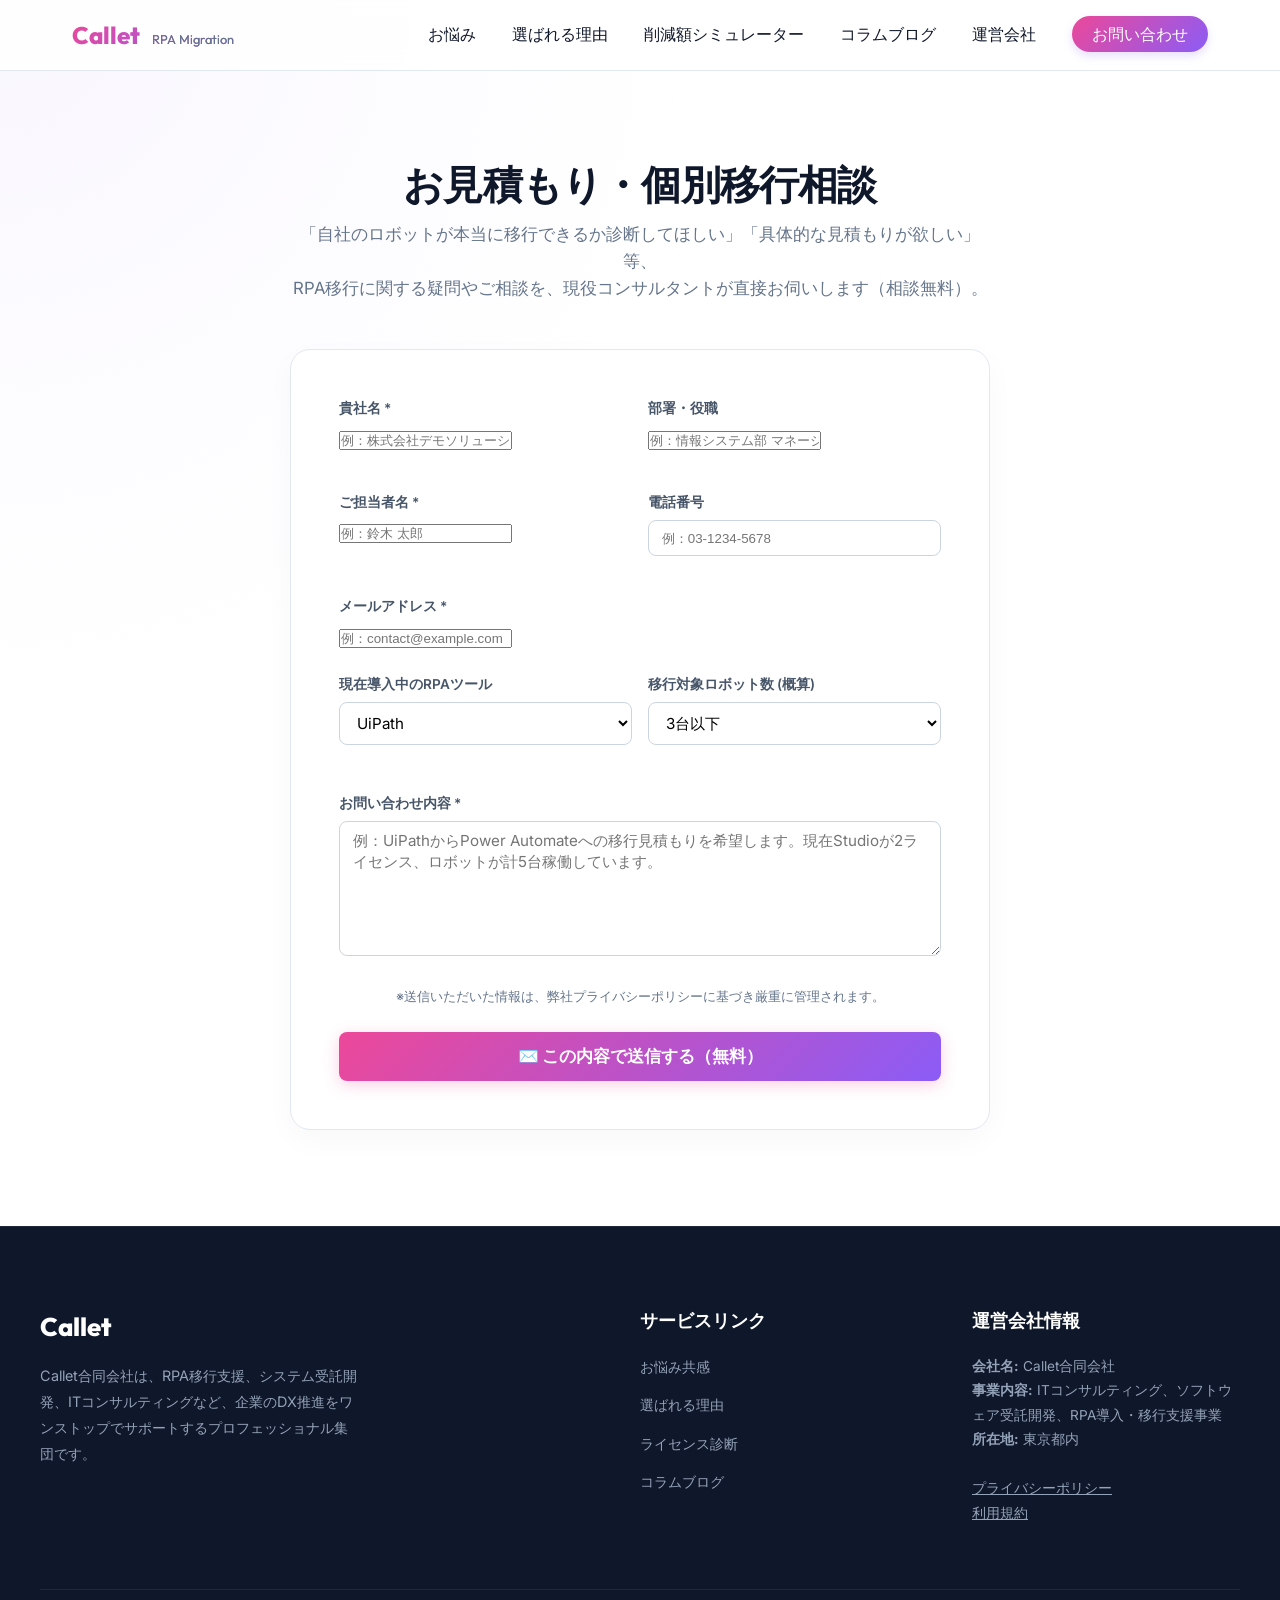
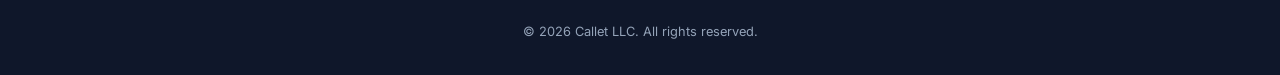
<file: contact.html>
<!DOCTYPE html>
<html lang="ja">
<head>
    <meta charset="UTF-8">
    <meta name="viewport" content="width=device-width, initial-scale=1.0">
    <title>無料お見積もり・個別相談窓口 | RPA移行ソリューション | Callet合同会社</title>
    <meta name="description" content="UiPathからPower Automateへのリプレイスに関する無料お見積もり依頼・個別移行性相談の窓口です。現役のRPAコンサルタントチームが課題解決を全力サポートします。">
    <link rel="stylesheet" href="styles.css">
</head>
<body>

    <!-- Header Navigation -->
    <header>
        <div class="nav-container">
            <a href="index.html" class="logo">Callet <span>RPA Migration</span></a>
            <nav class="nav-links">
                <a href="index.html#pain">お悩み</a>
                <a href="index.html#features">選ばれる理由</a>
                <a href="index.html#simulator">削減額シミュレーター</a>
                <a href="index.html#blog">コラムブログ</a>
                <a href="index.html#corporate">運営会社</a>
                <a href="contact.html" class="cta-nav">お問い合わせ</a>
            </nav>
        </div>
    </header>

    <!-- Contact Form Section -->
    <section class="contact-section">
        <div class="contact-container">
            <h1 class="contact-title">お見積もり・個別移行相談</h1>
            <p class="contact-subtitle">
                「自社のロボットが本当に移行できるか診断してほしい」「具体的な見積もりが欲しい」等、<br>
                RPA移行に関する疑問やご相談を、現役コンサルタントが直接お伺いします（相談無料）。
            </p>

            <div class="contact-form-card">
                <!-- Form Area -->
                <form id="contact_form" onsubmit="handleContactSubmit(event)">
                    <div class="form-row">
                        <div class="form-group">
                            <label for="c_company">貴社名 *</label>
                            <input type="text" id="c_company" required placeholder="例：株式会社デモソリューションズ">
                        </div>
                        <div class="form-group">
                            <label for="c_dept">部署・役職</label>
                            <input type="text" id="c_dept" placeholder="例：情報システム部 マネージャー">
                        </div>
                    </div>

                    <div class="form-row" style="margin-top: 1rem;">
                        <div class="form-group">
                            <label for="c_name">ご担当者名 *</label>
                            <input type="text" id="c_name" required placeholder="例：鈴木 太郎">
                        </div>
                        <div class="form-group">
                            <label for="c_phone">電話番号</label>
                            <input type="tel" id="c_phone" placeholder="例：03-1234-5678" style="width: 100%; padding: 0.6rem 0.8rem; border: 1px solid #CBD5E1; border-radius: 8px; outline: none;">
                        </div>
                    </div>

                    <div class="form-group" style="margin-top: 1rem;">
                        <label for="c_email">メールアドレス *</label>
                        <input type="email" id="c_email" required placeholder="例：contact@example.com">
                    </div>

                    <div class="form-row" style="margin-top: 1rem;">
                        <div class="form-group">
                            <label for="c_rpa">現在導入中のRPAツール</label>
                            <select id="c_rpa">
                                <option value="UiPath">UiPath</option>
                                <option value="WinActor">WinActor</option>
                                <option value="BizRobo!">BizRobo!</option>
                                <option value="その他">その他</option>
                                <option value="未導入">RPA未導入 / これから検討</option>
                            </select>
                        </div>
                        <div class="form-group">
                            <label for="c_volume">移行対象ロボット数 (概算)</label>
                            <select id="c_volume">
                                <option value="3台以下">3台以下</option>
                                <option value="4〜10台">4〜10台</option>
                                <option value="11台以上">11台以上</option>
                                <option value="未定">未定 / 分からない</option>
                            </select>
                        </div>
                    </div>

                    <div class="form-group" style="margin-top: 1.5rem;">
                        <label for="c_message">お問い合わせ内容 *</label>
                        <textarea id="c_message" required rows="6" placeholder="例：UiPathからPower Automateへの移行見積もりを希望します。現在Studioが2ライセンス、ロボットが計5台稼働しています。"></textarea>
                    </div>

                    <p style="font-size: 0.8rem; color: var(--text-muted); margin-bottom: 1.5rem; text-align: center;">
                        ※送信いただいた情報は、弊社プライバシーポリシーに基づき厳重に管理されます。
                    </p>

                    <button type="submit" class="btn-submit-contact" id="btn_contact_send">✉️ この内容で送信する（無料）</button>
                </form>

                <!-- Processing Spinner -->
                <div class="loading-box" id="contact_loading" style="padding: 3rem 0; box-shadow: none; border: none;">
                    <div class="spinner"></div>
                    <div class="loading-text">🔒 暗号化通信で送信しています...</div>
                </div>

                <!-- Thanks Message -->
                <div class="contact-success-box" id="contact_thanks">
                    <div class="contact-success-icon">🎉</div>
                    <h2 class="contact-success-title" style="font-size: 1.8rem; margin-bottom: 1rem;">お問い合わせを送信しました</h2>
                    <p class="contact-success-sub" style="font-size: 1rem; line-height: 1.7; max-width: 550px; margin: 0 auto 2rem auto;">
                        ご入力ありがとうございました。<br>
                        Callet RPA移行チームの担当コンサルタントより、ご登録のメールアドレス宛てに<strong>3営業日以内</strong>に返信またはお見積もりのご連絡を差し上げます。
                    </p>
                    <a href="index.html" class="btn-primary">↩️ ホームページに戻る</a>
                </div>
            </div>
        </div>
    </section>

    <!-- Footer -->
    <footer>
        <div class="footer-container">
            <div>
                <a href="index.html" class="footer-logo">Callet</a>
                <p class="footer-desc">
                    Callet合同会社は、RPA移行支援、システム受託開発、ITコンサルティングなど、企業のDX推進をワンストップでサポートするプロフェッショナル集団です。
                </p>
            </div>
            <div>
                <h4 class="footer-title">サービスリンク</h4>
                <ul class="footer-links">
                    <li><a href="index.html#pain">お悩み共感</a></li>
                    <li><a href="index.html#features">選ばれる理由</a></li>
                    <li><a href="index.html#simulator">ライセンス診断</a></li>
                    <li><a href="index.html#blog">コラムブログ</a></li>
                </ul>
            </div>
            <div>
                <h4 class="footer-title">運営会社情報</h4>
                <div class="corporate-info">
                    <p><strong>会社名:</strong> Callet合同会社</p>
                    <p><strong>事業内容:</strong> ITコンサルティング、ソフトウェア受託開発、RPA導入・移行支援事業</p>
                    <p><strong>所在地:</strong> 東京都内</p>
                    <br>
                    <p><a href="#" style="color: #94A3B8; text-decoration: underline;">プライバシーポリシー</a></p>
                    <p><a href="#" style="color: #94A3B8; text-decoration: underline;">利用規約</a></p>
                </div>
            </div>
        </div>
        <div class="copyright">
            © 2026 Callet LLC. All rights reserved.
        </div>
    </footer>

    <!-- Form handler script -->
    <script>
        function handleContactSubmit(event) {
            event.preventDefault();
            
            const form = document.getElementById('contact_form');
            const loader = document.getElementById('contact_loading');
            const thanks = document.getElementById('contact_thanks');
            
            // Hide form, show spinner
            form.style.display = 'none';
            loader.style.display = 'flex';
            
            // Smooth Scroll to top of card
            document.querySelector('.contact-form-card').scrollIntoView({ behavior: 'smooth', block: 'nearest' });

            setTimeout(() => {
                // After 1.2s spinner simulation, show success page
                loader.style.display = 'none';
                thanks.style.display = 'block';
            }, 1200);
        }
    </script>

</body>
</html>
</file>
<file: styles.css>
@import url('https://fonts.googleapis.com/css2?family=Inter:wght@300;400;500;600;700&family=Outfit:wght@400;600;700;800&display=swap');

:root {
    --primary-gradient: linear-gradient(135deg, #EC4899 0%, #8B5CF6 100%);
    --bg-dark: #0B0F19;
    --bg-card: #151C2C;
    --bg-light: #F8FAFC;
    --text-main: #0F172A;
    --text-muted: #64748B;
    --border-color: #E2E8F0;
    --font-heading: 'Outfit', 'Inter', sans-serif;
    --font-body: 'Inter', sans-serif;
}

* {
    margin: 0;
    padding: 0;
    box-sizing: border-box;
}

html {
    scroll-behavior: smooth;
}

body {
    font-family: var(--font-body);
    color: var(--text-main);
    background-color: #FFFFFF;
    line-height: 1.6;
    overflow-x: hidden;
}

/* Header & Navigation */
header {
    background: rgba(255, 255, 255, 0.8);
    backdrop-filter: blur(12px);
    border-bottom: 1px solid var(--border-color);
    position: fixed;
    width: 100%;
    top: 0;
    z-index: 1000;
}

.nav-container {
    max-width: 1200px;
    margin: 0 auto;
    padding: 1rem 2rem;
    display: flex;
    justify-content: space-between;
    align-items: center;
}

.logo {
    font-family: var(--font-heading);
    font-weight: 800;
    font-size: 1.5rem;
    background: var(--primary-gradient);
    -webkit-background-clip: text;
    -webkit-text-fill-color: transparent;
    text-decoration: none;
}

.logo span {
    font-size: 0.8rem;
    color: var(--text-muted);
    font-weight: 400;
    margin-left: 0.5rem;
    -webkit-text-fill-color: initial;
}

.nav-links a {
    color: var(--text-main);
    text-decoration: none;
    font-weight: 500;
    margin-left: 2rem;
    transition: color 0.3s ease;
}

.nav-links a:hover {
    color: #8B5CF6;
}

.cta-nav {
    background: var(--primary-gradient);
    color: white !important;
    padding: 0.5rem 1.25rem;
    border-radius: 50px;
    box-shadow: 0 4px 10px rgba(139, 92, 246, 0.2);
}

.cta-nav:hover {
    box-shadow: 0 6px 15px rgba(139, 92, 246, 0.35);
    transform: translateY(-1px);
}

/* Hero Section */
.hero-section {
    padding: 10rem 2rem 6rem 2rem;
    background: radial-gradient(circle at top right, rgba(139, 92, 246, 0.08), transparent 40%),
                radial-gradient(circle at bottom left, rgba(236, 72, 153, 0.05), transparent 40%);
    text-align: center;
}

.hero-container {
    max-width: 900px;
    margin: 0 auto;
}

.badge {
    background: rgba(139, 92, 246, 0.1);
    color: #8B5CF6;
    padding: 0.4rem 1rem;
    border-radius: 50px;
    font-size: 0.85rem;
    font-weight: 600;
    display: inline-block;
    margin-bottom: 1.5rem;
}

h1 {
    font-family: var(--font-heading);
    font-size: 3.2rem;
    font-weight: 800;
    line-height: 1.2;
    margin-bottom: 1.5rem;
    letter-spacing: -0.02em;
}

h1 span {
    background: var(--primary-gradient);
    -webkit-background-clip: text;
    -webkit-text-fill-color: transparent;
}

.subtitle {
    font-size: 1.2rem;
    color: var(--text-muted);
    max-width: 700px;
    margin: 0 auto 2.5rem auto;
}

.btn-primary {
    background: var(--primary-gradient);
    color: white;
    font-family: var(--font-heading);
    font-weight: 700;
    font-size: 1.1rem;
    padding: 1rem 2.5rem;
    border: none;
    border-radius: 50px;
    cursor: pointer;
    box-shadow: 0 4px 15px rgba(139, 92, 246, 0.25);
    transition: all 0.3s ease;
    text-decoration: none;
    display: inline-block;
}

.btn-primary:hover {
    box-shadow: 0 6px 20px rgba(139, 92, 246, 0.4);
    transform: translateY(-2px);
}

/* Pain Points (お悩み共感) */
.pain-section {
    padding: 6rem 2rem;
    background-color: var(--bg-light);
    border-top: 1px solid var(--border-color);
    border-bottom: 1px solid var(--border-color);
}

.section-container {
    max-width: 1200px;
    margin: 0 auto;
}

.section-title {
    text-align: center;
    font-family: var(--font-heading);
    font-size: 2.2rem;
    font-weight: 800;
    margin-bottom: 3rem;
}

.pain-grid {
    display: grid;
    grid-template-columns: repeat(auto-fit, minmax(300px, 1fr));
    gap: 2rem;
}

.pain-card {
    background: white;
    border: 1px solid var(--border-color);
    border-radius: 16px;
    padding: 2.5rem 2rem;
    box-shadow: 0 4px 6px rgba(0, 0, 0, 0.02);
    transition: transform 0.3s ease, box-shadow 0.3s ease;
}

.pain-card:hover {
    transform: translateY(-5px);
    box-shadow: 0 12px 20px rgba(0, 0, 0, 0.05);
}

.pain-icon {
    font-size: 2.5rem;
    margin-bottom: 1rem;
}

.pain-card h3 {
    font-family: var(--font-heading);
    font-size: 1.3rem;
    font-weight: 700;
    margin-bottom: 0.8rem;
}

.pain-card p {
    color: var(--text-muted);
    font-size: 0.95rem;
}

/* Why Choose Us (特徴) */
.choose-section {
    padding: 6rem 2rem;
}

.feature-grid {
    display: grid;
    grid-template-columns: repeat(auto-fit, minmax(300px, 1fr));
    gap: 2.5rem;
    margin-top: 3rem;
}

.feature-card {
    background: white;
    border-left: 4px solid #8B5CF6;
    border-top: 1px solid var(--border-color);
    border-right: 1px solid var(--border-color);
    border-bottom: 1px solid var(--border-color);
    border-radius: 0 16px 16px 0;
    padding: 2rem;
    box-shadow: 0 4px 6px rgba(0, 0, 0, 0.01);
}

.feature-card h3 {
    font-family: var(--font-heading);
    font-size: 1.25rem;
    font-weight: 700;
    margin-bottom: 0.8rem;
    color: #1E293B;
}

.feature-card p {
    color: var(--text-muted);
    font-size: 0.95rem;
}

/* Simulator Section (Native Layout) */
.simulator-section {
    padding: 6rem 2rem;
    background-color: var(--bg-light);
    border-top: 1px solid var(--border-color);
}

.simulator-container {
    max-width: 1200px;
    margin: 0 auto;
}

.calc-grid {
    display: grid;
    grid-template-columns: 1.1fr 1.9fr;
    gap: 2.5rem;
    margin-top: 3rem;
}

.calc-sidebar {
    background: white;
    border: 1px solid var(--border-color);
    border-radius: 20px;
    padding: 2rem;
    box-shadow: 0 10px 25px rgba(0, 0, 0, 0.02);
}

.calc-sidebar h3 {
    font-family: var(--font-heading);
    font-weight: 700;
    font-size: 1.15rem;
    margin-bottom: 1rem;
    color: #1E293B;
}

.form-group {
    margin-bottom: 1.5rem;
}

.form-group label {
    display: block;
    font-size: 0.85rem;
    font-weight: 600;
    color: #475569;
    margin-bottom: 0.4rem;
}

.form-group input[type="number"], .form-group select, .form-group textarea {
    width: 100%;
    padding: 0.6rem 0.8rem;
    border: 1px solid #CBD5E1;
    border-radius: 8px;
    font-family: var(--font-body);
    font-size: 0.95rem;
    outline: none;
    transition: border-color 0.2s ease;
    background-color: white;
}

.form-group input[type="number"]:focus, .form-group select:focus, .form-group textarea:focus {
    border-color: #8B5CF6;
}

.checkbox-group {
    display: flex;
    align-items: center;
    gap: 0.5rem;
    margin-top: 1rem;
    margin-bottom: 1.5rem;
}

.checkbox-group label {
    font-size: 0.85rem;
    font-weight: 600;
    color: #475569;
    cursor: pointer;
}

.checkbox-group input[type="checkbox"] {
    width: 16px;
    height: 16px;
    cursor: pointer;
}

.btn-diagnose {
    width: 100%;
    background: var(--primary-gradient);
    color: white;
    font-family: var(--font-heading);
    font-weight: 700;
    font-size: 1.05rem;
    padding: 0.8rem;
    border: none;
    border-radius: 50px;
    cursor: pointer;
    box-shadow: 0 4px 12px rgba(139, 92, 246, 0.2);
    transition: all 0.3s ease;
}

.btn-diagnose:hover {
    box-shadow: 0 6px 18px rgba(139, 92, 246, 0.35);
    transform: translateY(-1px);
}

/* Loading Spinner Area */
.loading-box {
    display: none;
    flex-direction: column;
    justify-content: center;
    align-items: center;
    background: white;
    border: 1px solid var(--border-color);
    border-radius: 20px;
    padding: 6rem 2rem;
    box-shadow: 0 10px 25px rgba(0, 0, 0, 0.02);
}

.spinner {
    width: 50px;
    height: 50px;
    border: 5px solid rgba(139, 92, 246, 0.1);
    border-top: 5px solid #8B5CF6;
    border-radius: 50%;
    animation: spin 1s linear infinite;
    margin-bottom: 1.5rem;
}

@keyframes spin {
    0% { transform: rotate(0deg); }
    100% { transform: rotate(360deg); }
}

.loading-text {
    font-size: 1rem;
    color: #475569;
    font-weight: 600;
}

/* Result Area */
.results-box {
    display: none;
    background: white;
    border: 1px solid var(--border-color);
    border-radius: 20px;
    padding: 2.5rem;
    box-shadow: 0 10px 25px rgba(0, 0, 0, 0.02);
    animation: fadeIn 0.5s ease forwards;
}

@keyframes fadeIn {
    from { opacity: 0; transform: translateY(10px); }
    to { opacity: 1; transform: translateY(0); }
}

.reset-caption {
    font-size: 0.8rem;
    color: var(--text-muted);
    margin-bottom: 1.5rem;
}

/* Value Cards */
.value-cards-grid {
    display: grid;
    grid-template-columns: 1fr 1fr;
    gap: 1.5rem;
    margin-bottom: 2rem;
}

.val-card {
    background-color: #F8FAFC;
    border: 1px solid #E2E8F0;
    border-radius: 12px;
    padding: 1.5rem;
    text-align: center;
}

.val-card-title {
    font-weight: 600;
    color: #475569;
    font-size: 0.95rem;
}

.val-card-num {
    font-size: 2rem;
    font-weight: 800;
    color: #4F46E5;
    margin-top: 0.5rem;
}

/* Savings Summary Banner */
.savings-banner {
    background-color: #F8FAFC;
    border: 2px solid #E2E8F0;
    border-radius: 16px;
    padding: 1.8rem;
    text-align: center;
    margin-bottom: 2.5rem;
    box-shadow: 0 4px 10px rgba(0,0,0,0.02);
    transition: all 0.3s ease;
}

.savings-banner.emphasized {
    background-color: #FEF2F2;
    border-color: #FCA5A5;
}

.savings-label {
    font-size: 0.95rem;
    font-weight: 700;
    color: #475569;
    letter-spacing: 0.05em;
}

.savings-amount {
    font-size: 2.2rem;
    font-weight: 850;
    color: #4F46E5;
    margin: 0.5rem 0;
    font-family: var(--font-heading);
}

.savings-banner.emphasized .savings-amount {
    color: #EF4444;
}

.savings-sub {
    font-size: 0.95rem;
    font-weight: 600;
    color: #64748B;
}

/* 2-Column Graph & Table */
.data-display-grid {
    display: grid;
    grid-template-columns: 1.2fr 0.8fr;
    gap: 2rem;
    margin-bottom: 2.5rem;
}

/* CSS Stacked Bar Chart */
.chart-container {
    background: #FFFFFF;
    border: 1px solid var(--border-color);
    border-radius: 12px;
    padding: 1.5rem;
}

.chart-title {
    font-size: 0.95rem;
    font-weight: 700;
    color: #1E293B;
    margin-bottom: 1.5rem;
}

.chart-stage {
    display: flex;
    justify-content: space-around;
    align-items: flex-end;
    height: 250px;
    padding-bottom: 1rem;
    border-bottom: 2px solid #E2E8F0;
    position: relative;
}

.chart-bar-wrapper {
    display: flex;
    flex-direction: column;
    align-items: center;
    width: 30%;
    height: 100%;
    justify-content: flex-end;
}

.chart-bar {
    width: 50px;
    display: flex;
    flex-direction: column;
    justify-content: flex-end;
    border-radius: 6px 6px 0 0;
    overflow: hidden;
    height: 0;
    transition: height 0.6s cubic-bezier(0.16, 1, 0.3, 1);
}

.chart-segment {
    width: 100%;
    transition: all 0.3s ease;
    cursor: pointer;
    position: relative;
}

/* Segments colors (purples theme matching streamlit) */
.seg-dev { background-color: #6B21A8; }
.seg-attended { background-color: #8B5CF6; }
.seg-unattended { background-color: #C084FC; }
.seg-orch { background-color: #F3E8FF; }

.chart-label {
    margin-top: 0.8rem;
    font-size: 0.85rem;
    font-weight: 700;
    color: #475569;
}

/* Chart Legend */
.chart-legend {
    display: flex;
    justify-content: center;
    flex-wrap: wrap;
    gap: 1rem;
    margin-top: 1.2rem;
    font-size: 0.75rem;
    color: #475569;
}

.legend-item {
    display: flex;
    align-items: center;
    gap: 0.4rem;
}

.legend-color {
    width: 12px;
    height: 12px;
    border-radius: 3px;
}

/* Tooltip */
.chart-segment:hover::after {
    content: attr(data-tooltip);
    position: absolute;
    bottom: 100%;
    left: 50%;
    transform: translateX(-50%);
    background: #0F172A;
    color: white;
    padding: 0.4rem 0.6rem;
    font-size: 0.75rem;
    border-radius: 4px;
    white-space: nowrap;
    z-index: 10;
    box-shadow: 0 4px 6px rgba(0,0,0,0.1);
}

/* Data Table */
.table-container {
    background: #FFFFFF;
    border: 1px solid var(--border-color);
    border-radius: 12px;
    padding: 1.5rem;
}

.table-title {
    font-size: 0.95rem;
    font-weight: 700;
    color: #1E293B;
    margin-bottom: 1rem;
}

.detail-table {
    width: 100%;
    border-collapse: collapse;
    font-size: 0.8rem;
    text-align: left;
}

.detail-table th {
    background-color: #F8FAFC;
    color: #475569;
    font-weight: 700;
    padding: 0.6rem;
    border-bottom: 2px solid #E2E8F0;
}

.detail-table td {
    padding: 0.7rem 0.6rem;
    border-bottom: 1px solid #E2E8F0;
    color: #334155;
}

.detail-table tr:last-child {
    font-weight: 700;
    background-color: #F8FAFC;
}

.detail-table tr:last-child td {
    border-bottom: none;
    color: #0F172A;
}

/* Recommendation Area */
.rec-box {
    border-top: 1px solid var(--border-color);
    padding-top: 2rem;
    margin-bottom: 2.5rem;
}

.rec-title {
    font-family: var(--font-heading);
    font-size: 1.3rem;
    font-weight: 700;
    color: #1E293B;
    margin-bottom: 1.5rem;
}

.rec-grid {
    display: grid;
    grid-template-columns: 1fr 2fr;
    gap: 2rem;
}

.rec-action-card {
    background-color: #8B5CF6;
    color: white;
    padding: 1.8rem 1.5rem;
    border-radius: 12px;
    text-align: center;
    box-shadow: 0 4px 10px rgba(139, 92, 246, 0.2);
}

.rec-action-tag {
    font-size: 0.8rem;
    font-weight: 500;
    text-transform: uppercase;
    opacity: 0.9;
}

.rec-action-val {
    margin-top: 0.5rem;
    font-size: 1.25rem;
    font-weight: 700;
    line-height: 1.4;
}

.rec-action-points {
    margin-top: 1rem;
    text-align: left;
    font-size: 0.75rem;
    display: flex;
    flex-direction: column;
    gap: 0.4rem;
}

.rec-details h4 {
    font-size: 1rem;
    font-weight: 700;
    color: #334155;
    margin-bottom: 0.8rem;
    display: flex;
    align-items: center;
    gap: 0.5rem;
}

.urgency-badge-span {
    padding: 0.2rem 0.6rem;
    border-radius: 4px;
    color: white;
    font-size: 0.8rem;
    font-weight: 700;
}

.urg_low { background-color: #10B981; }
.urg_mid { background-color: #3B82F6; }
.urg_high { background-color: #F59E0B; }
.urg_emergency { background-color: #EF4444; }

.rec-desc-text {
    font-size: 0.9rem;
    color: #475569;
    line-height: 1.7;
}

/* Download CTA Area */
.cta-download-box {
    border-top: 1px solid var(--border-color);
    padding-top: 3rem;
    margin-bottom: 3rem;
    text-align: center;
}

.download-title {
    font-family: var(--font-heading);
    font-size: 1.6rem;
    font-weight: 800;
    color: #1E293B;
    margin-bottom: 0.4rem;
}

.download-sub {
    font-size: 0.95rem;
    color: var(--text-muted);
    margin-bottom: 2rem;
}

.native-form {
    max-width: 600px;
    margin: 0 auto;
    background: #F8FAFC;
    border: 1px solid var(--border-color);
    border-radius: 12px;
    padding: 2rem;
    text-align: left;
}

.form-row {
    display: grid;
    grid-template-columns: 1fr 1fr;
    gap: 1rem;
}

.btn-submit-download, .btn-submit-contact {
    display: block;
    width: 100%;
    background: var(--primary-gradient);
    color: white;
    font-family: var(--font-heading);
    font-weight: 700;
    font-size: 1.05rem;
    padding: 0.8rem;
    border: none;
    border-radius: 8px;
    box-shadow: 0 4px 15px rgba(236, 72, 153, 0.25);
    transition: all 0.3s ease;
    text-align: center;
    margin-top: 1rem;
    cursor: pointer;
}

.btn-submit-download:hover, .btn-submit-contact:hover {
    box-shadow: 0 6px 20px rgba(236, 72, 153, 0.4);
    transform: translateY(-1px);
}

.download-success-box {
    display: none;
    max-width: 650px;
    margin: 0 auto;
    text-align: center;
}

.download-success-title {
    font-family: var(--font-heading);
    font-size: 1.6rem;
    font-weight: 800;
    color: #1E293B;
    margin-bottom: 0.4rem;
}

.download-success-sub {
    font-size: 0.95rem;
    color: var(--text-muted);
    margin-bottom: 2rem;
}

.btn-file-dl {
    background: var(--primary-gradient);
    color: white;
    font-family: var(--font-heading);
    font-weight: 700;
    font-size: 1.1rem;
    padding: 0.8rem 2.5rem;
    border: none;
    border-radius: 8px;
    cursor: pointer;
    box-shadow: 0 4px 15px rgba(236, 72, 153, 0.25);
    transition: all 0.3s ease;
    text-decoration: none;
    display: inline-block;
}

.btn-file-dl:hover {
    box-shadow: 0 6px 20px rgba(236, 72, 153, 0.4);
    transform: translateY(-1px);
}

.btn-form-reset {
    background: none;
    border: none;
    color: var(--text-muted);
    font-size: 0.85rem;
    text-decoration: underline;
    cursor: pointer;
    margin-top: 1rem;
}

/* Contact Page Specific Styles */
.contact-section {
    padding: 10rem 2rem 6rem 2rem;
    background: radial-gradient(circle at top left, rgba(139, 92, 246, 0.05), transparent 40%);
}

.contact-container {
    max-width: 700px;
    margin: 0 auto;
}

.contact-title {
    font-family: var(--font-heading);
    font-size: 2.5rem;
    font-weight: 800;
    color: #0F172A;
    text-align: center;
    margin-bottom: 0.8rem;
}

.contact-subtitle {
    font-size: 1.05rem;
    color: var(--text-muted);
    text-align: center;
    margin-bottom: 3rem;
}

.contact-form-card {
    background: white;
    border: 1px solid var(--border-color);
    border-radius: 20px;
    padding: 3rem;
    box-shadow: 0 10px 30px rgba(0, 0, 0, 0.03);
}

.contact-success-box {
    display: none;
    text-align: center;
    padding: 2rem 0;
    animation: fadeIn 0.5s ease forwards;
}

.contact-success-icon {
    font-size: 4rem;
    margin-bottom: 1.5rem;
}

/* Blog Archive Section Styling */
.blog-section {
    padding: 6rem 2rem;
    background-color: #FFFFFF;
    border-top: 1px solid var(--border-color);
}

.blog-grid {
    display: grid;
    grid-template-columns: repeat(auto-fit, minmax(320px, 1fr));
    gap: 2.5rem;
    margin-top: 3rem;
}

.blog-card {
    background: white;
    border: 1px solid var(--border-color);
    border-radius: 16px;
    overflow: hidden;
    box-shadow: 0 4px 6px rgba(0,0,0,0.01);
    transition: transform 0.3s ease, box-shadow 0.3s ease;
    display: flex;
    flex-direction: column;
}

.blog-card:hover {
    transform: translateY(-4px);
    box-shadow: 0 12px 25px rgba(0,0,0,0.05);
}

.blog-card-image-placeholder {
    height: 180px;
    background: linear-gradient(135deg, rgba(139, 92, 246, 0.1), rgba(236, 72, 153, 0.1));
    display: flex;
    justify-content: center;
    align-items: center;
    font-size: 3.5rem;
}

.blog-card-content {
    padding: 1.8rem;
    display: flex;
    flex-direction: column;
    flex-grow: 1;
}

.blog-card-meta {
    font-size: 0.75rem;
    font-weight: 600;
    color: #8B5CF6;
    margin-bottom: 0.6rem;
    text-transform: uppercase;
    letter-spacing: 0.05em;
}

.blog-card-title {
    font-family: var(--font-heading);
    font-size: 1.2rem;
    font-weight: 700;
    color: #1E293B;
    line-height: 1.4;
    margin-bottom: 0.8rem;
}

.blog-card-excerpt {
    font-size: 0.85rem;
    color: var(--text-muted);
    line-height: 1.6;
    margin-bottom: 1.5rem;
    flex-grow: 1;
}

.blog-card-link {
    font-size: 0.85rem;
    font-weight: 700;
    color: #8B5CF6;
    text-decoration: none;
    display: flex;
    align-items: center;
    gap: 0.4rem;
}

.blog-card-link:hover {
    text-decoration: underline;
}

/* Blog Details Layout Styles */
.blog-details-section {
    padding: 10rem 2rem 6rem 2rem;
    background: radial-gradient(circle at top right, rgba(139, 92, 246, 0.04), transparent 45%);
}

.blog-article-container {
    max-width: 800px;
    margin: 0 auto;
}

.blog-back-link {
    font-size: 0.9rem;
    font-weight: 600;
    color: var(--text-muted);
    text-decoration: none;
    display: flex;
    align-items: center;
    gap: 0.5rem;
    margin-bottom: 2rem;
    transition: color 0.2s ease;
}

.blog-back-link:hover {
    color: #8B5CF6;
}

.blog-details-meta {
    display: flex;
    gap: 1.5rem;
    font-size: 0.85rem;
    color: var(--text-muted);
    margin-bottom: 1rem;
    font-weight: 500;
}

.blog-details-meta span strong {
    color: #8B5CF6;
}

.blog-details-title {
    font-family: var(--font-heading);
    font-size: 2.5rem;
    font-weight: 800;
    color: #0F172A;
    line-height: 1.3;
    margin-bottom: 2.5rem;
}

.blog-rich-content {
    font-size: 1.05rem;
    color: #334155;
    line-height: 1.9;
}

.blog-rich-content p {
    margin-bottom: 1.8rem;
}

.blog-rich-content h2 {
    font-family: var(--font-heading);
    font-size: 1.6rem;
    font-weight: 700;
    color: #0F172A;
    margin-top: 3.5rem;
    margin-bottom: 1.2rem;
    padding-left: 0.8rem;
    border-left: 5px solid #8B5CF6;
}

.blog-rich-content h3 {
    font-family: var(--font-heading);
    font-size: 1.3rem;
    font-weight: 700;
    color: #1E293B;
    margin-top: 2.5rem;
    margin-bottom: 0.8rem;
}

.blog-rich-content ul, .blog-rich-content ol {
    margin-bottom: 1.8rem;
    padding-left: 1.5rem;
}

.blog-rich-content li {
    margin-bottom: 0.6rem;
}

.blog-rich-content blockquote {
    background-color: var(--bg-light);
    border-left: 4px solid #EC4899;
    padding: 1.2rem 1.5rem;
    font-style: italic;
    color: #475569;
    border-radius: 0 8px 8px 0;
    margin: 2rem 0;
}

/* Footer & Corporate Info */
footer {
    background-color: #0F172A;
    color: #94A3B8;
    padding: 5rem 2rem 2rem 2rem;
    border-top: 1px solid #1E293B;
}

.footer-container {
    max-width: 1200px;
    margin: 0 auto;
    display: grid;
    grid-template-columns: 2fr 1fr 1fr;
    gap: 4rem;
}

.footer-logo {
    color: white;
    font-family: var(--font-heading);
    font-weight: 800;
    font-size: 1.6rem;
    margin-bottom: 1rem;
    text-decoration: none;
    display: inline-block;
}

.footer-desc {
    font-size: 0.9rem;
    line-height: 1.8;
    max-width: 320px;
}

.footer-title {
    color: white;
    font-family: var(--font-heading);
    font-weight: 700;
    font-size: 1.1rem;
    margin-bottom: 1.2rem;
}

.footer-links {
    list-style: none;
}

.footer-links li {
    margin-bottom: 0.8rem;
}

.footer-links a {
    color: #94A3B8;
    text-decoration: none;
    font-size: 0.9rem;
    transition: color 0.3s ease;
}

.footer-links a:hover {
    color: white;
}

.corporate-info {
    font-size: 0.85rem;
    line-height: 1.8;
}

.copyright {
    max-width: 1200px;
    margin: 4rem auto 0 auto;
    padding-top: 2rem;
    border-top: 1px solid #1E293B;
    text-align: center;
    font-size: 0.8rem;
}

/* Responsive Design */
@media (max-width: 768px) {
    h1 {
        font-size: 2.2rem;
    }
    .footer-container {
        grid-template-columns: 1fr;
        gap: 2.5rem;
    }
    .nav-links {
        display: none; /* simple hidden for mobile mockup */
    }
    .calc-grid {
        grid-template-columns: 1fr;
    }
    .value-cards-grid {
        grid-template-columns: 1fr;
    }
    .data-display-grid {
        grid-template-columns: 1fr;
    }
    .rec-grid {
        grid-template-columns: 1fr;
    }
    .form-row {
        grid-template-columns: 1fr;
    }
    .blog-details-title {
        font-size: 1.8rem;
    }
    .contact-form-card {
        padding: 1.5rem;
    }
}
</file>
